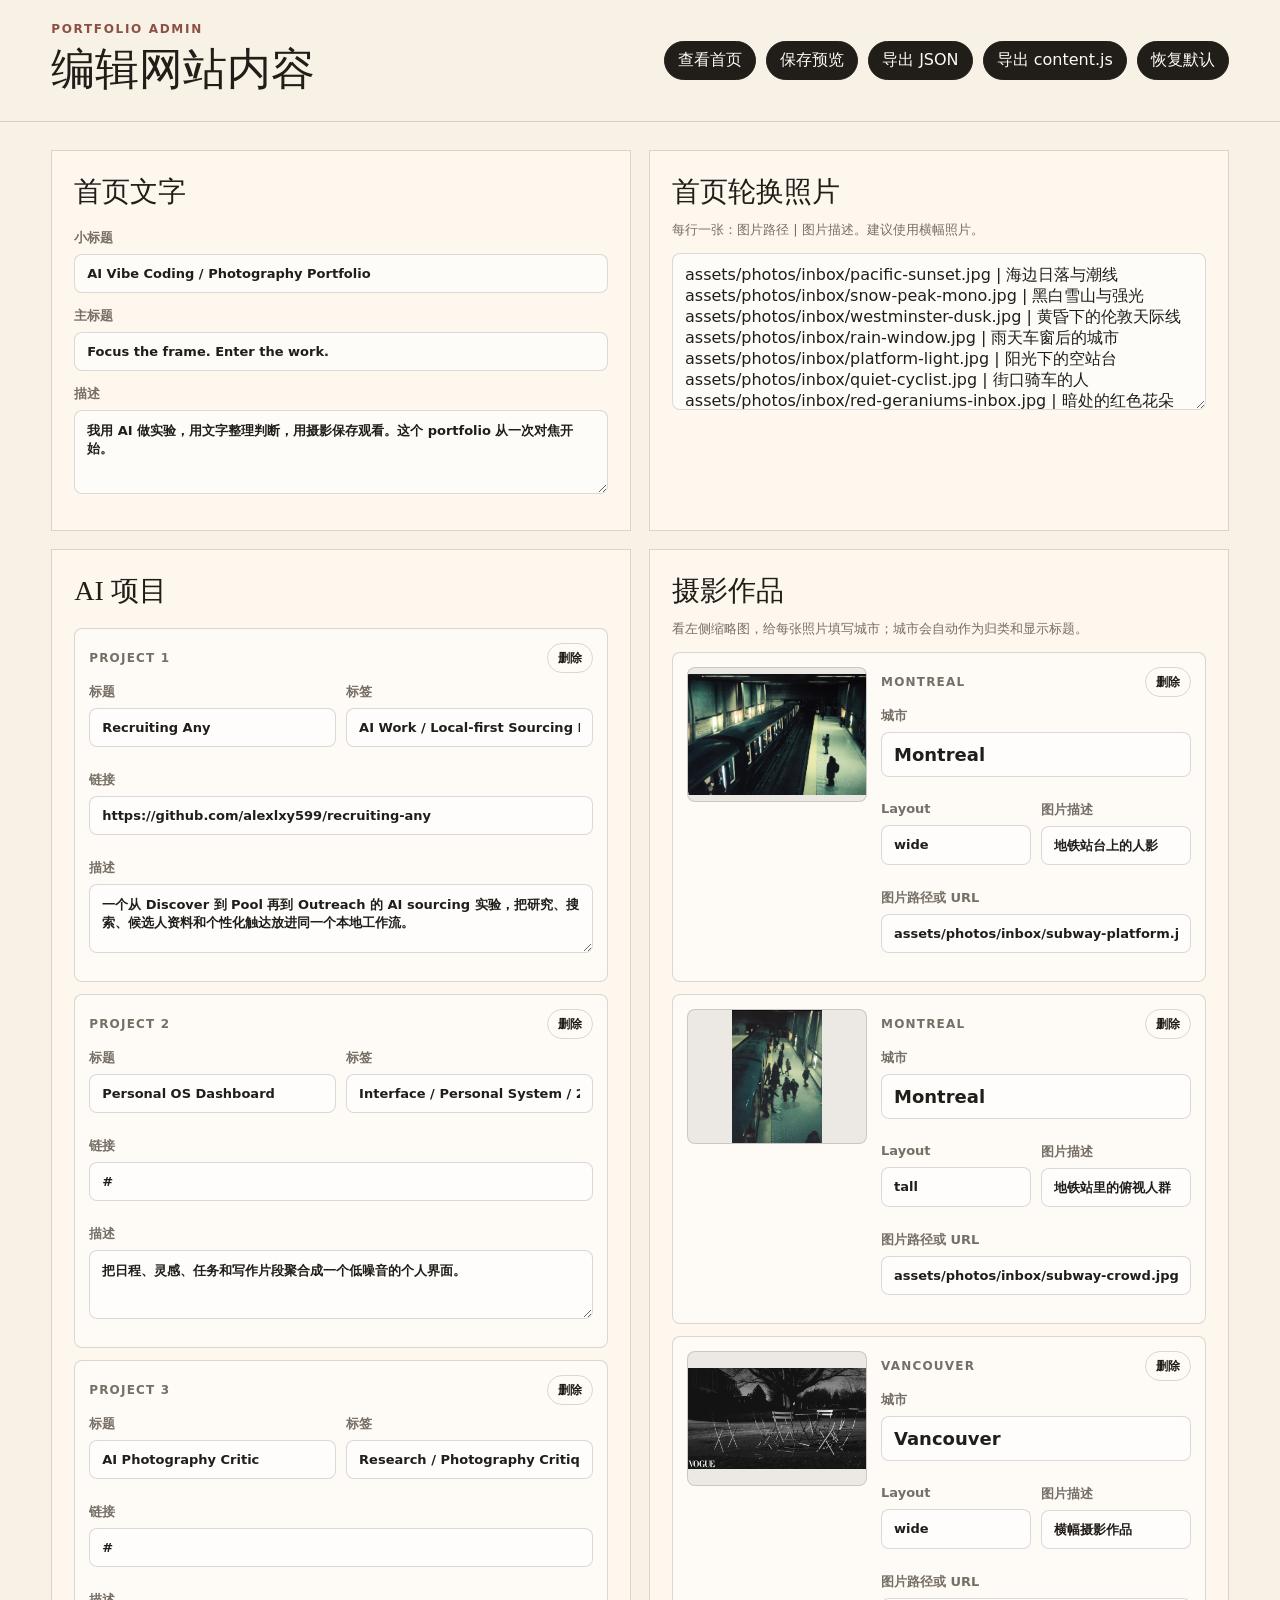
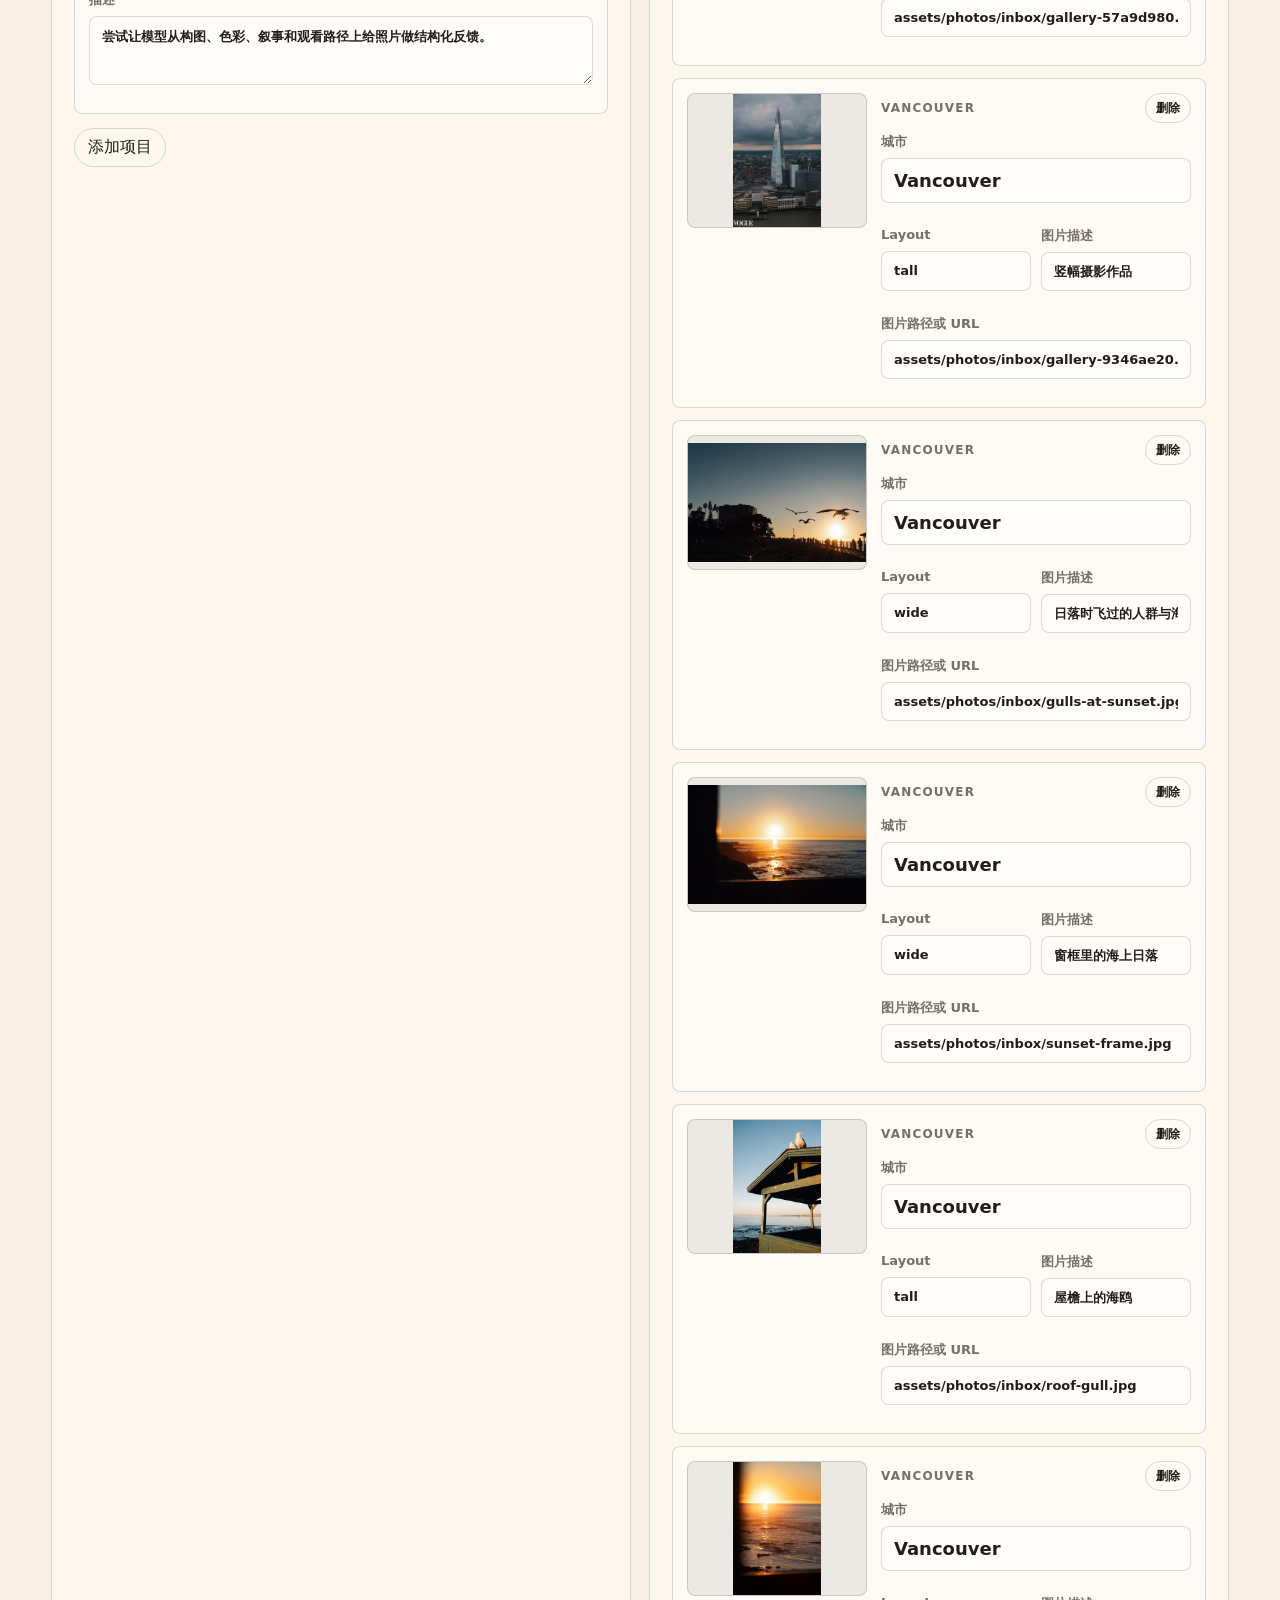
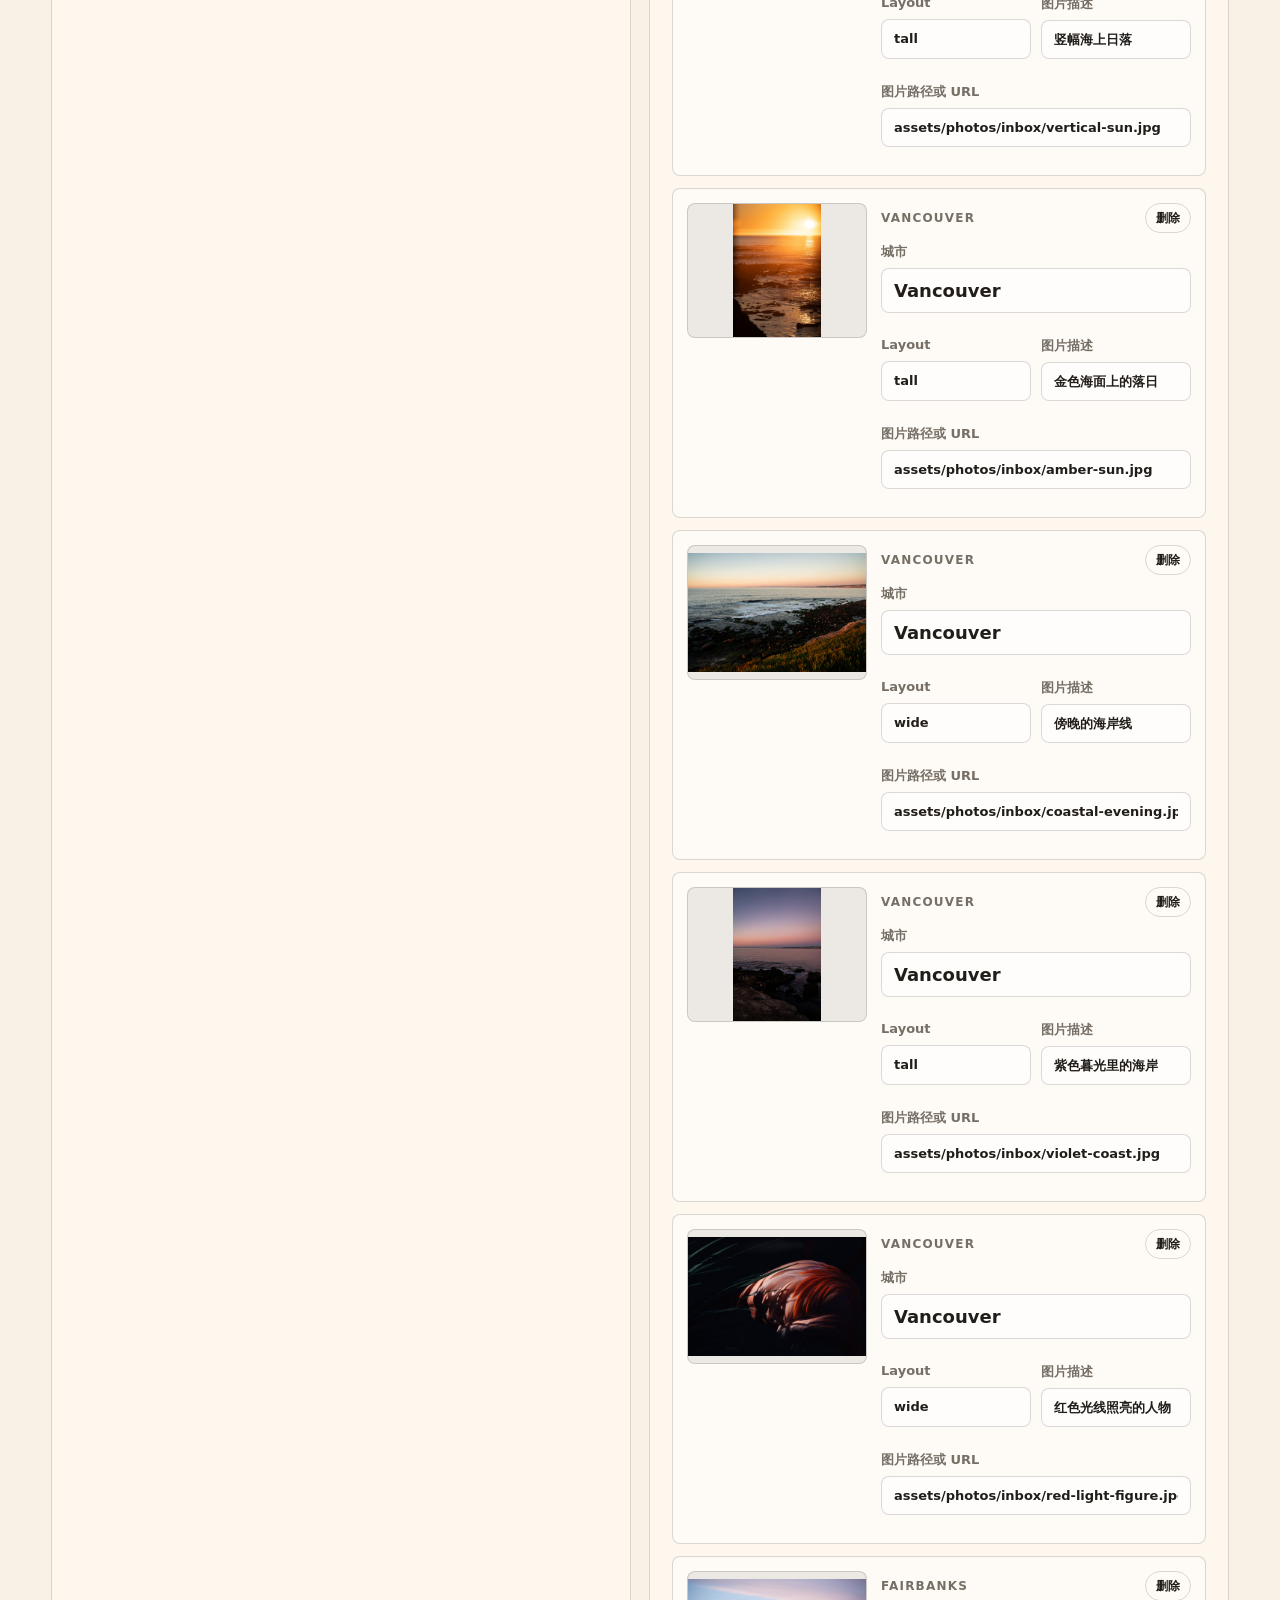
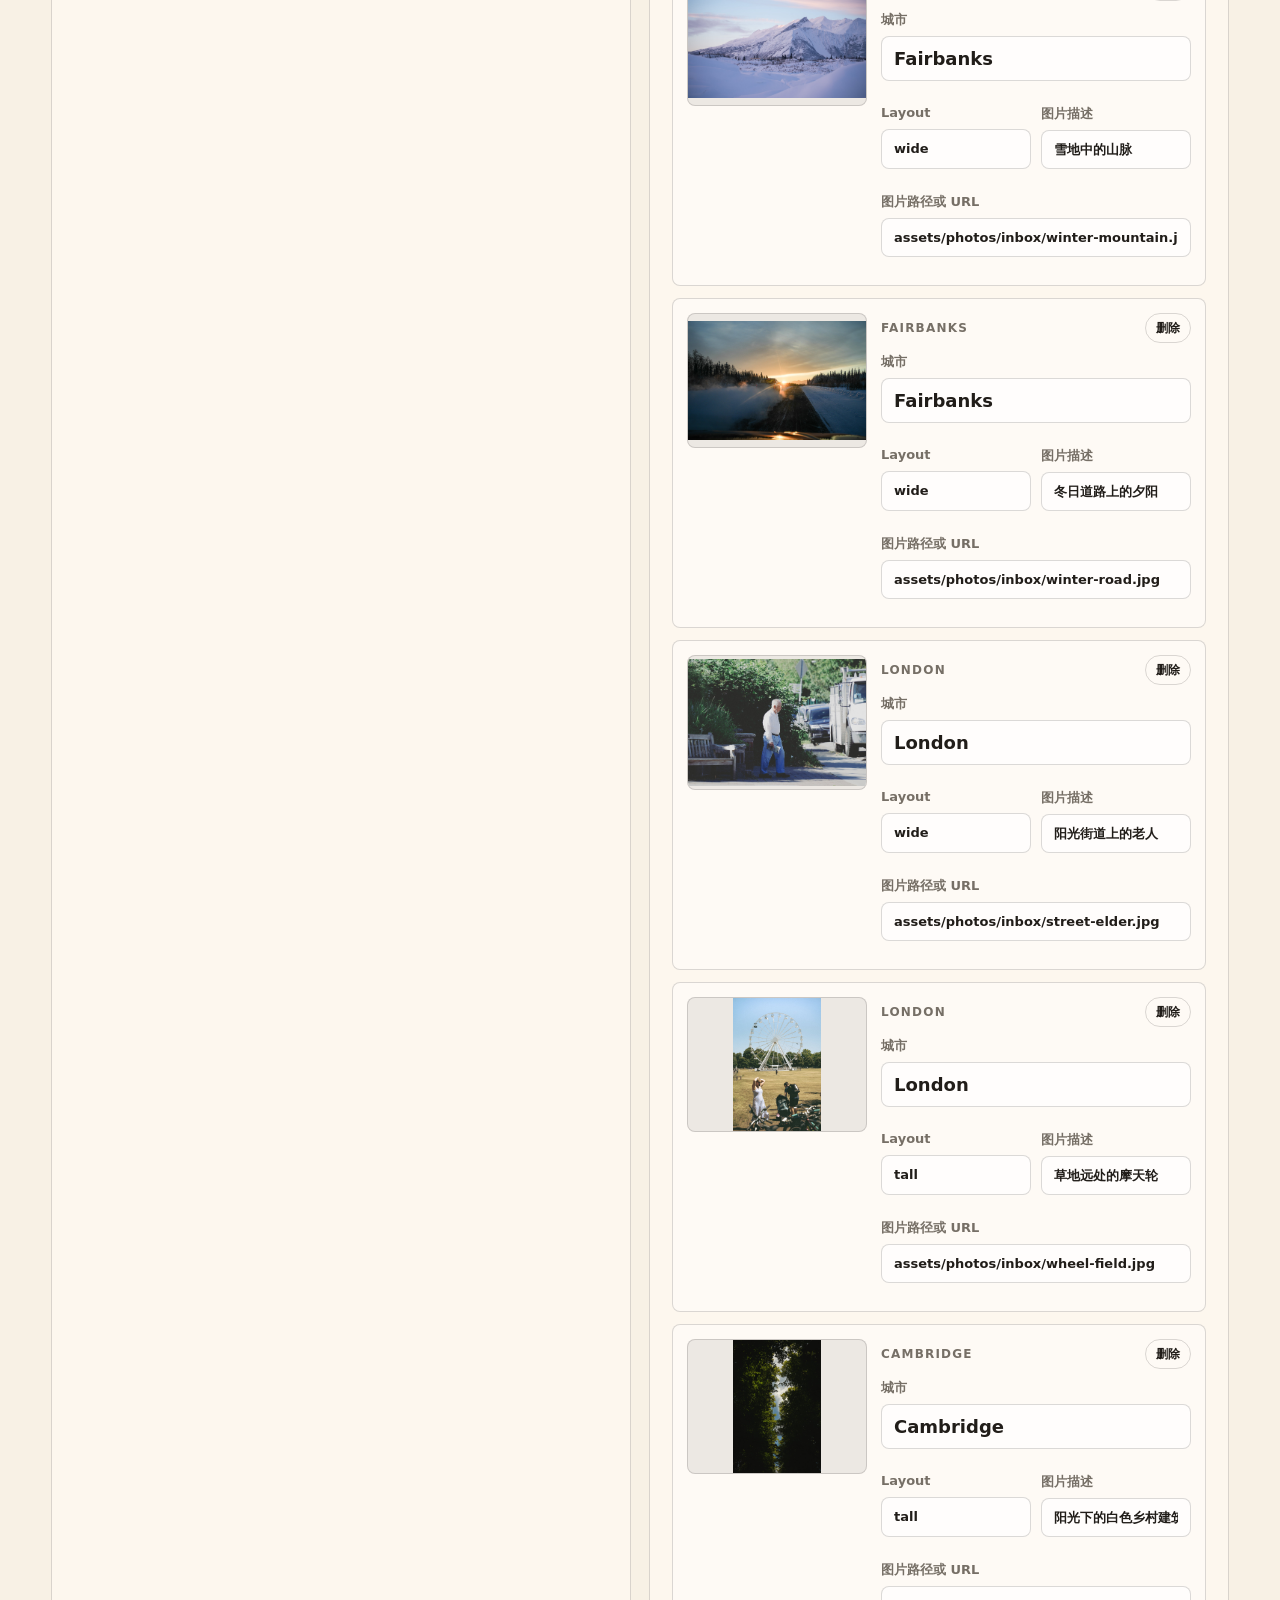
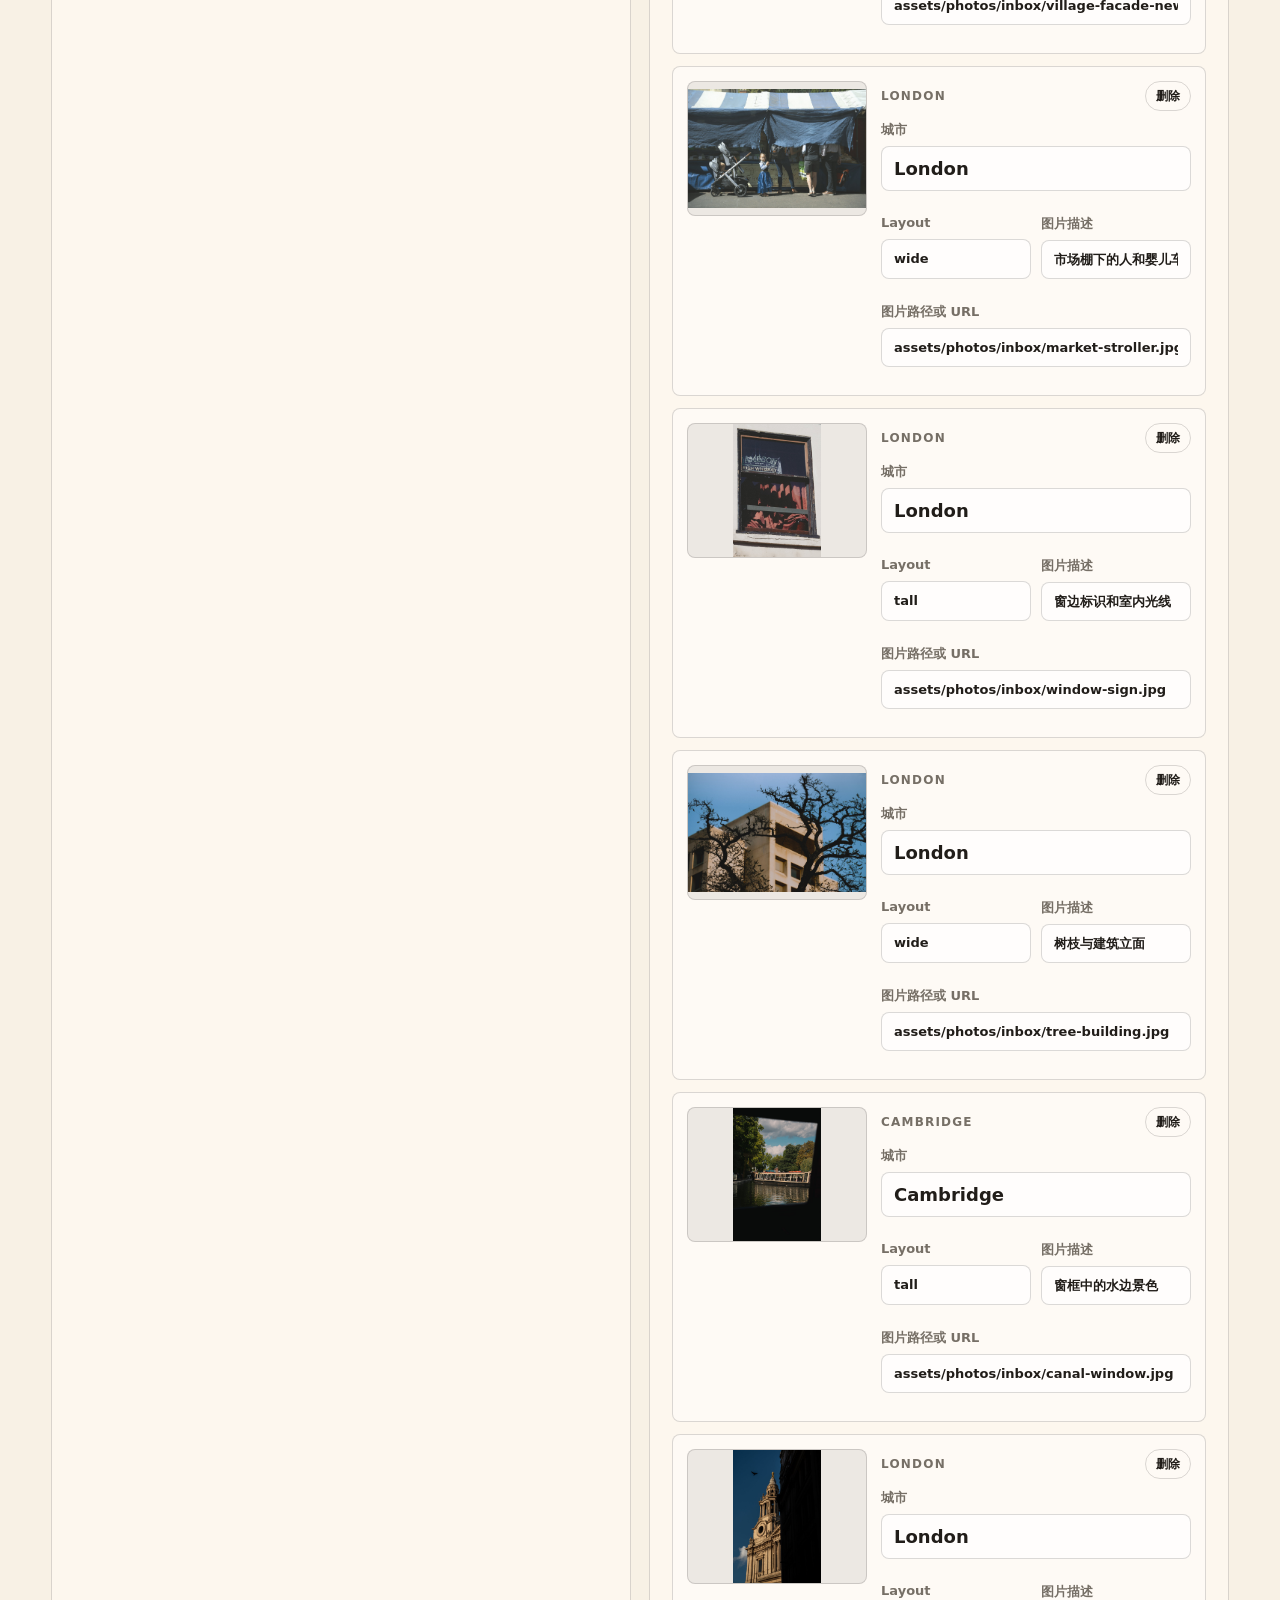
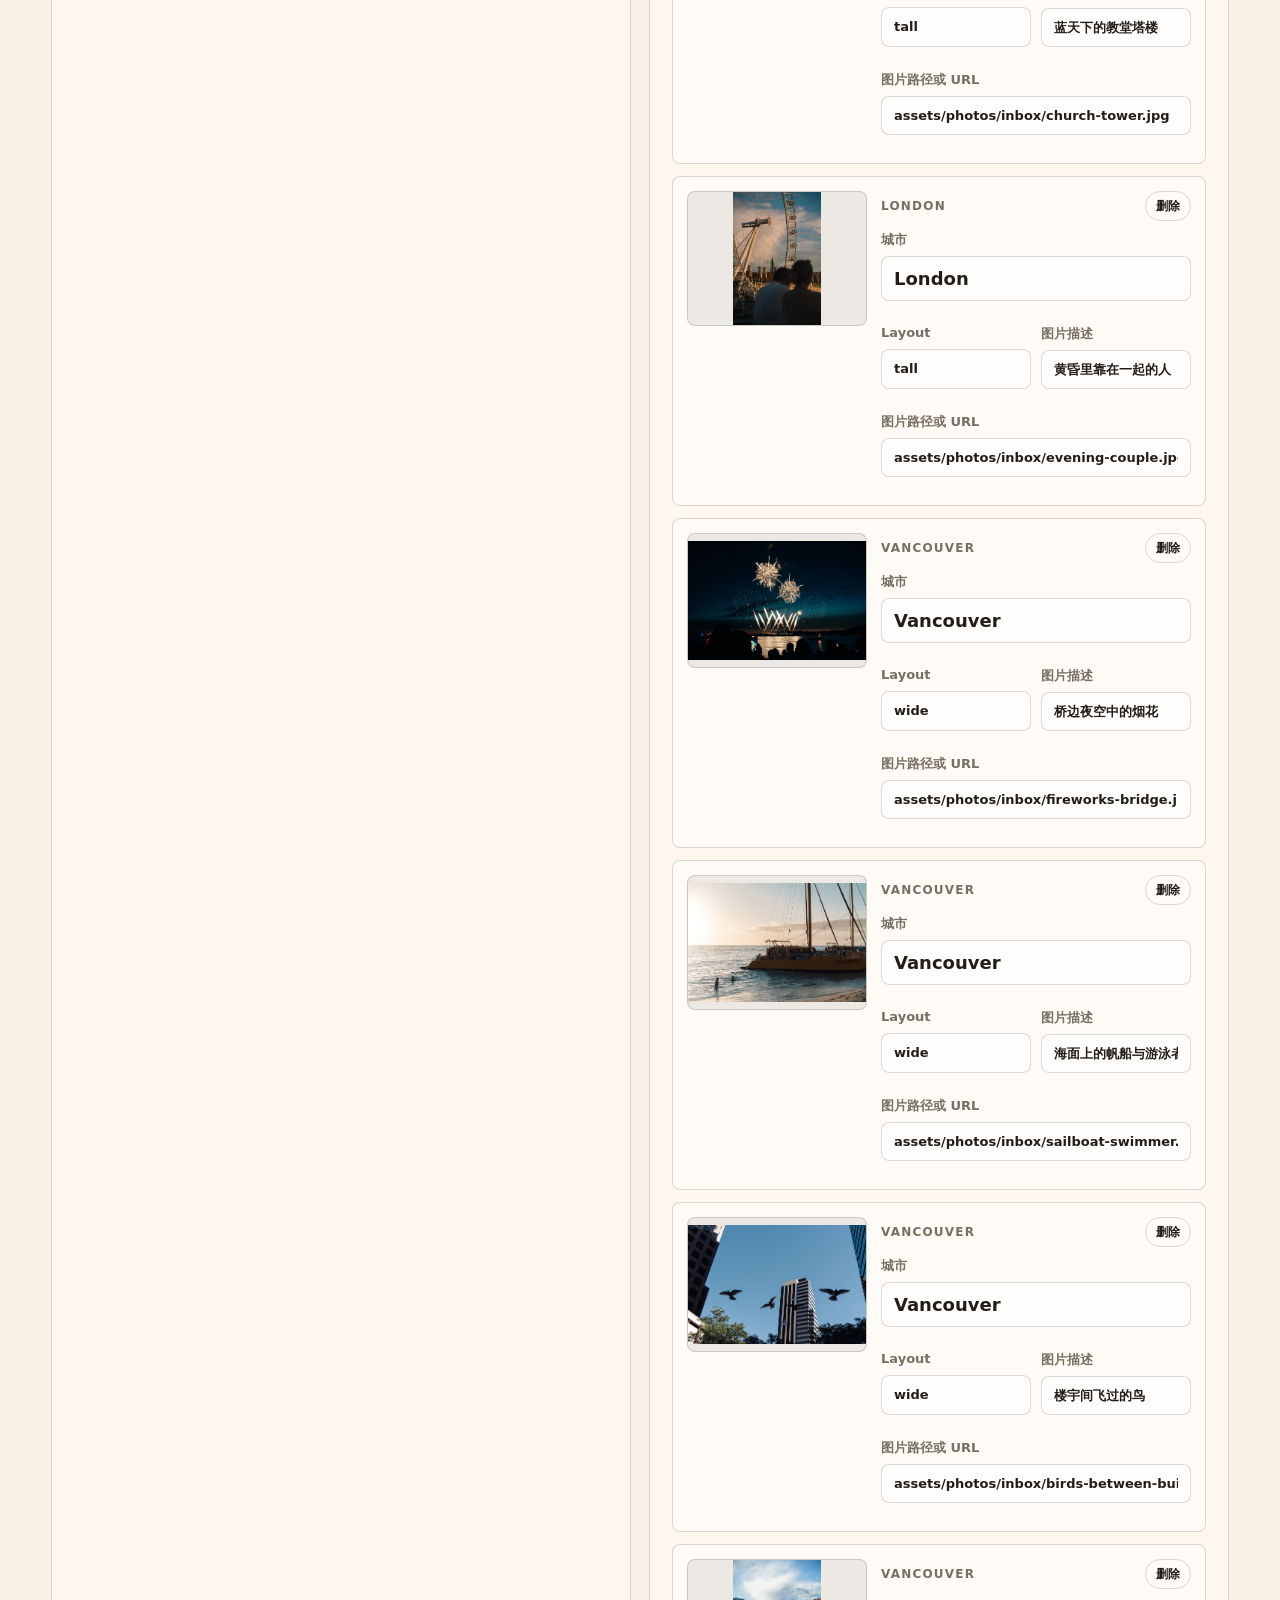
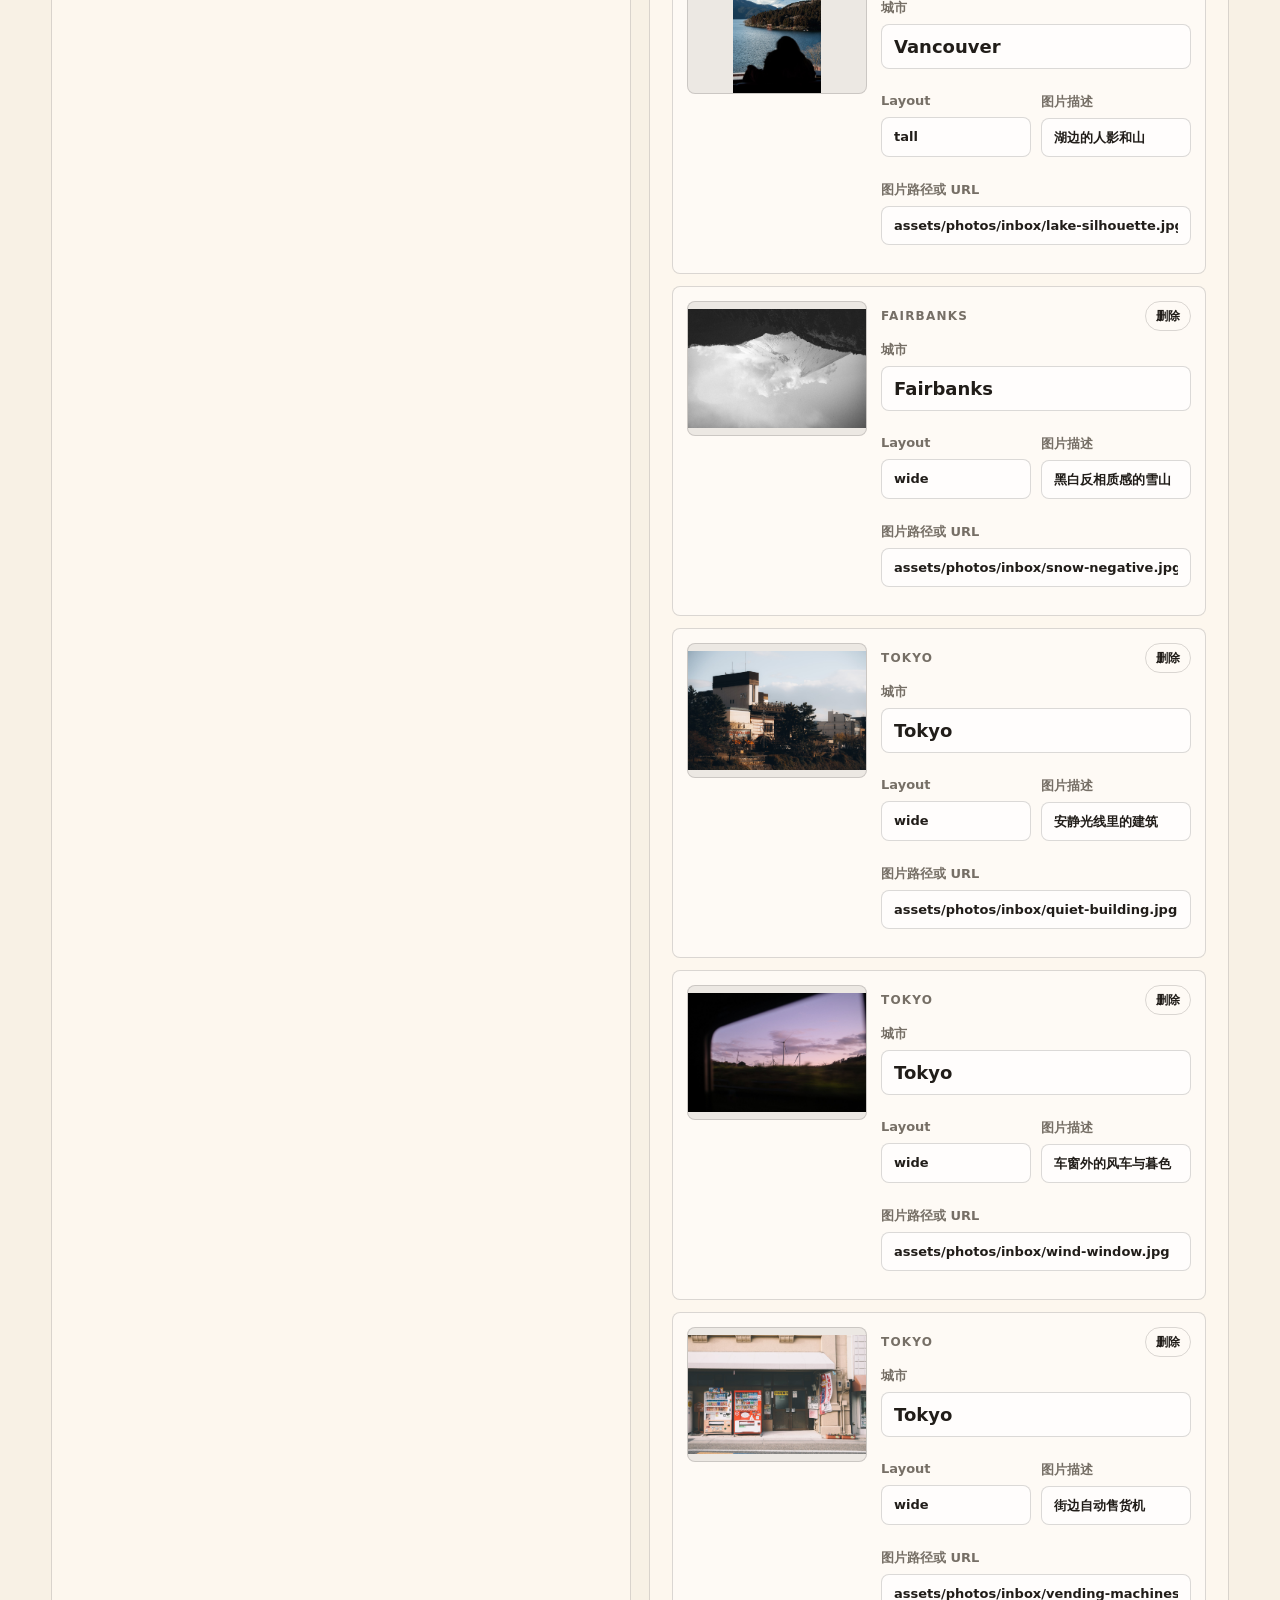
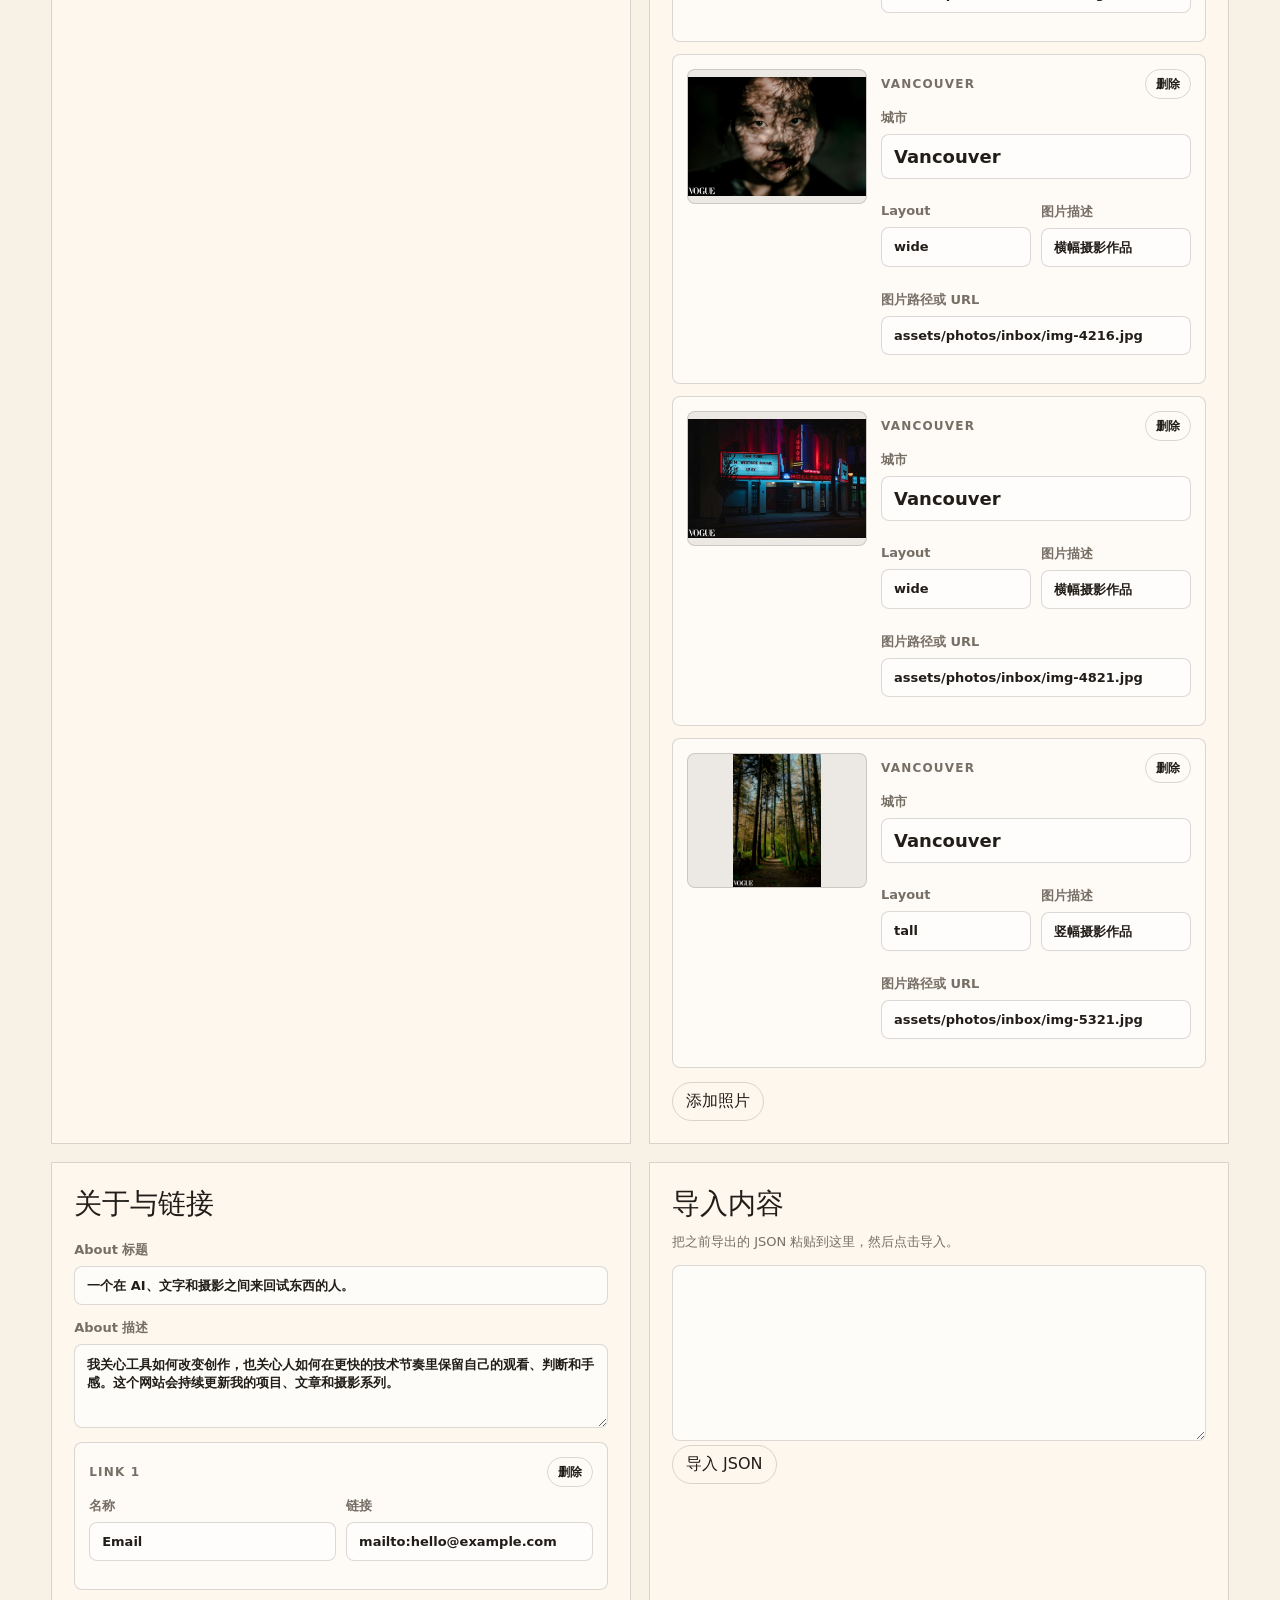
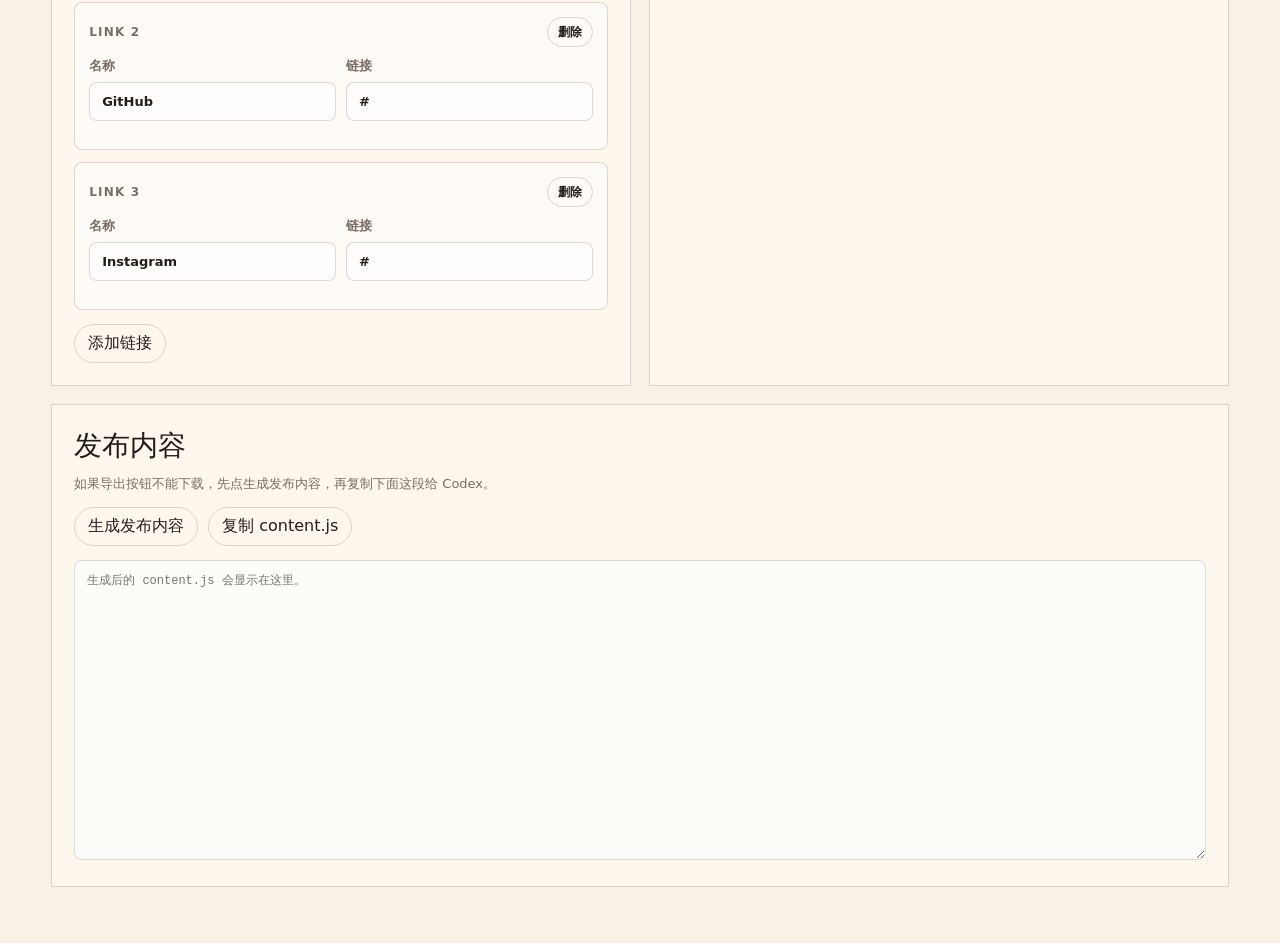
<file: admin.html>
<!doctype html>
<html lang="zh-CN">
  <head>
    <meta charset="utf-8" />
    <meta name="viewport" content="width=device-width, initial-scale=1" />
    <title>Portfolio Admin</title>
    <link rel="stylesheet" href="admin.css" />
  </head>
  <body>
    <header class="admin-header">
      <div>
        <p>Portfolio Admin</p>
        <h1>编辑网站内容</h1>
      </div>
      <nav>
        <a href="index.html">查看首页</a>
        <button type="button" id="save-button">保存预览</button>
        <button type="button" id="export-button">导出 JSON</button>
        <button type="button" id="export-js-button">导出 content.js</button>
        <button type="button" id="reset-button">恢复默认</button>
      </nav>
    </header>

    <main class="admin-layout">
      <section class="admin-panel">
        <h2>首页文字</h2>
        <label>
          小标题
          <input id="hero-kicker" type="text" />
        </label>
        <label>
          主标题
          <input id="hero-title" type="text" />
        </label>
        <label>
          描述
          <textarea id="hero-description" rows="4"></textarea>
        </label>
      </section>

      <section class="admin-panel">
        <h2>首页轮换照片</h2>
        <p class="hint">每行一张：图片路径 | 图片描述。建议使用横幅照片。</p>
        <textarea id="hero-photos" rows="7"></textarea>
      </section>

      <section class="admin-panel">
        <h2>AI 项目</h2>
        <div id="projects-editor" class="editor-list"></div>
        <button type="button" class="secondary" data-add="project">添加项目</button>
      </section>

      <section class="admin-panel">
        <h2>摄影作品</h2>
        <p class="hint">看左侧缩略图，给每张照片填写城市；城市会自动作为归类和显示标题。</p>
        <div id="photos-editor" class="editor-list"></div>
        <button type="button" class="secondary" data-add="photo">添加照片</button>
      </section>

      <section class="admin-panel">
        <h2>关于与链接</h2>
        <label>
          About 标题
          <input id="about-title" type="text" />
        </label>
        <label>
          About 描述
          <textarea id="about-description" rows="4"></textarea>
        </label>
        <div id="links-editor" class="editor-list"></div>
        <button type="button" class="secondary" data-add="link">添加链接</button>
      </section>

      <section class="admin-panel">
        <h2>导入内容</h2>
        <p class="hint">把之前导出的 JSON 粘贴到这里，然后点击导入。</p>
        <textarea id="import-json" rows="8"></textarea>
        <button type="button" class="secondary" id="import-button">导入 JSON</button>
      </section>

      <section class="admin-panel publish-panel">
        <h2>发布内容</h2>
        <p class="hint">如果导出按钮不能下载，先点生成发布内容，再复制下面这段给 Codex。</p>
        <div class="publish-actions">
          <button type="button" class="secondary" id="generate-js-button">生成发布内容</button>
          <button type="button" class="secondary" id="copy-js-button">复制 content.js</button>
        </div>
        <textarea id="publish-output" rows="12" readonly placeholder="生成后的 content.js 会显示在这里。"></textarea>
      </section>
    </main>

    <div class="toast" id="toast" hidden></div>

    <script src="content.js"></script>
    <script src="admin.js"></script>
  </body>
</html>
</file>
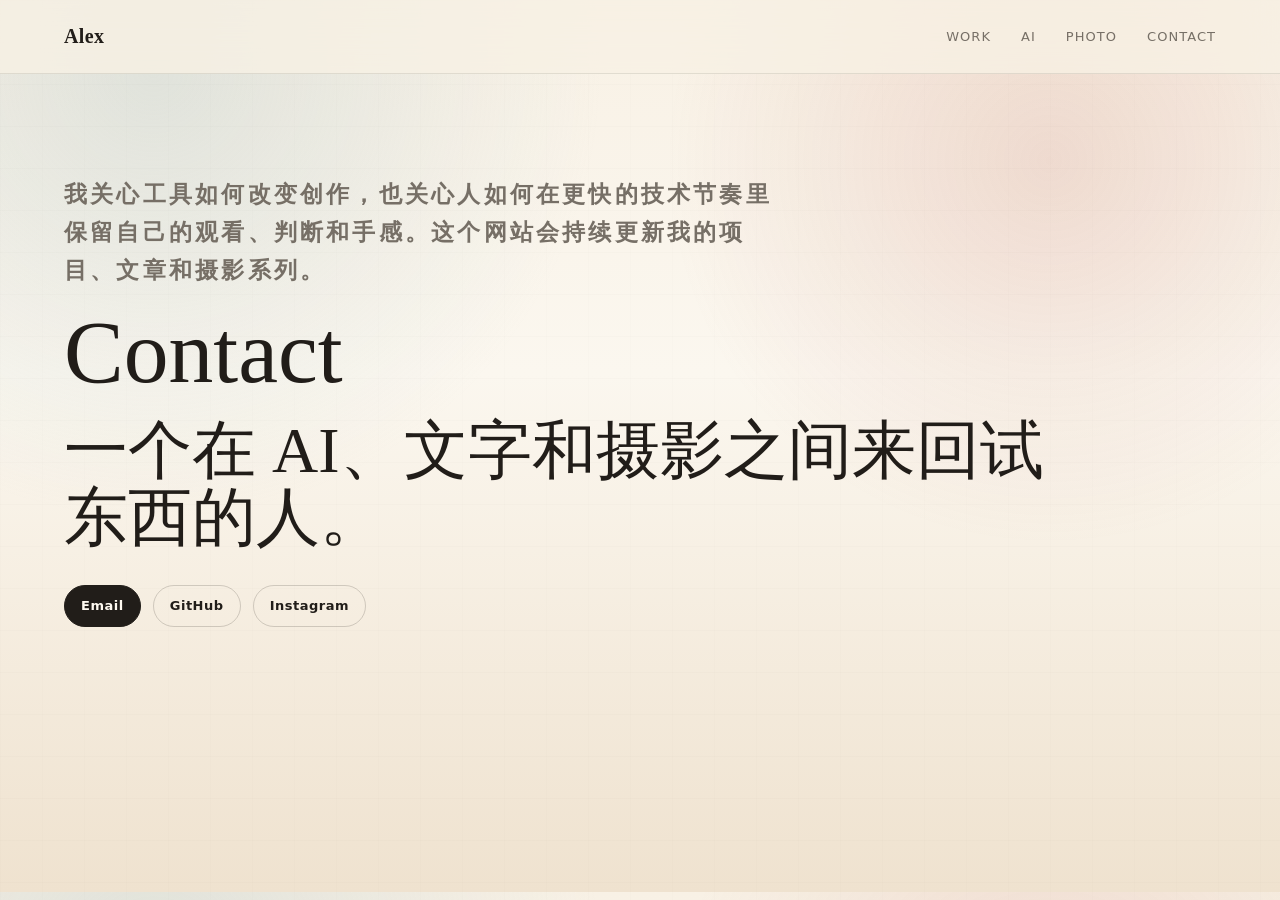
<file: contact.html>
<!doctype html>
<html lang="zh-CN">
  <head>
    <meta charset="utf-8" />
    <meta name="viewport" content="width=device-width, initial-scale=1" />
    <title>Contact | Alex Portfolio</title>
    <link rel="stylesheet" href="styles.css" />
  </head>
  <body data-page="contact">
    <header class="site-header">
      <a class="brand" href="index.html">Alex</a>
      <nav class="site-nav" aria-label="主导航">
        <a href="work.html">Work</a>
        <a href="projects.html">AI</a>
        <a href="photography.html">Photo</a>
        <a href="contact.html">Contact</a>
      </nav>
    </header>
    <main class="page-shell">
      <section class="page-hero page-about review-reveal">
        <p class="kicker">WB / Contact</p>
        <h1>Contact</h1>
        <h2></h2>
        <p></p>
        <div class="contact-links"></div>
      </section>
    </main>
    <script src="content.js"></script>
    <script src="pages.js"></script>
  </body>
</html>
</file>
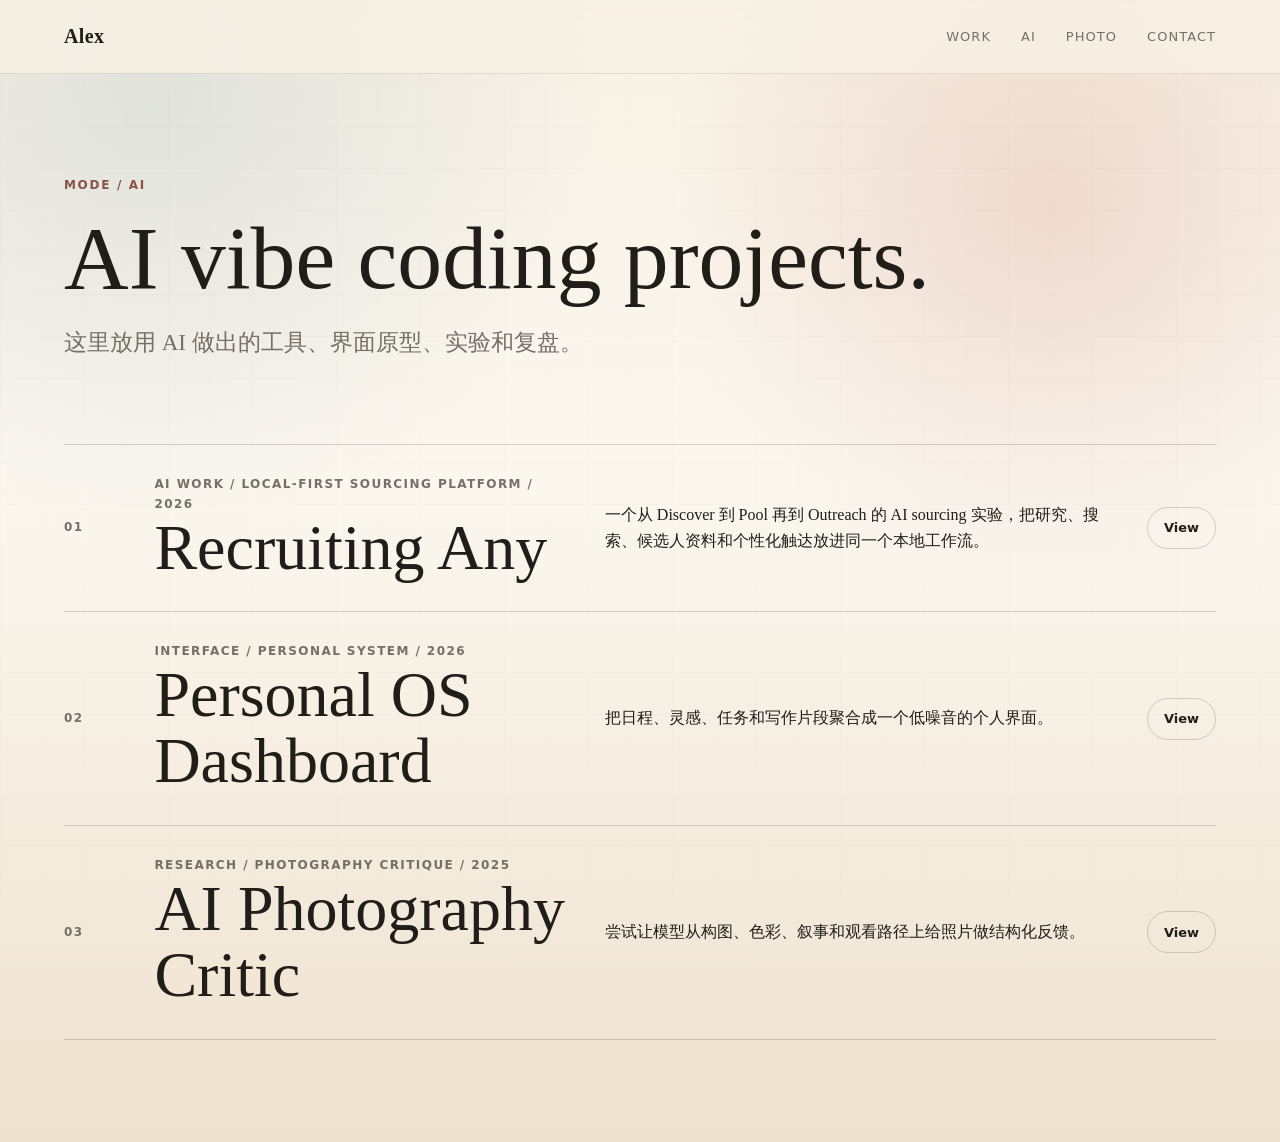
<file: projects.html>
<!doctype html>
<html lang="zh-CN">
  <head>
    <meta charset="utf-8" />
    <meta name="viewport" content="width=device-width, initial-scale=1" />
    <title>AI Projects | Alex Portfolio</title>
    <link rel="stylesheet" href="styles.css" />
  </head>
  <body data-page="projects">
    <header class="site-header">
      <a class="brand" href="index.html">Alex</a>
      <nav class="site-nav" aria-label="主导航">
        <a href="work.html">Work</a>
        <a href="projects.html">AI</a>
        <a href="photography.html">Photo</a>
        <a href="contact.html">Contact</a>
      </nav>
    </header>
    <main class="page-shell">
      <section class="page-hero review-reveal">
        <p class="kicker">Mode / AI</p>
        <h1>AI vibe coding projects.</h1>
        <p>这里放用 AI 做出的工具、界面原型、实验和复盘。</p>
      </section>
      <section class="page-list"></section>
    </main>
    <script src="content.js"></script>
    <script src="pages.js"></script>
  </body>
</html>
</file>
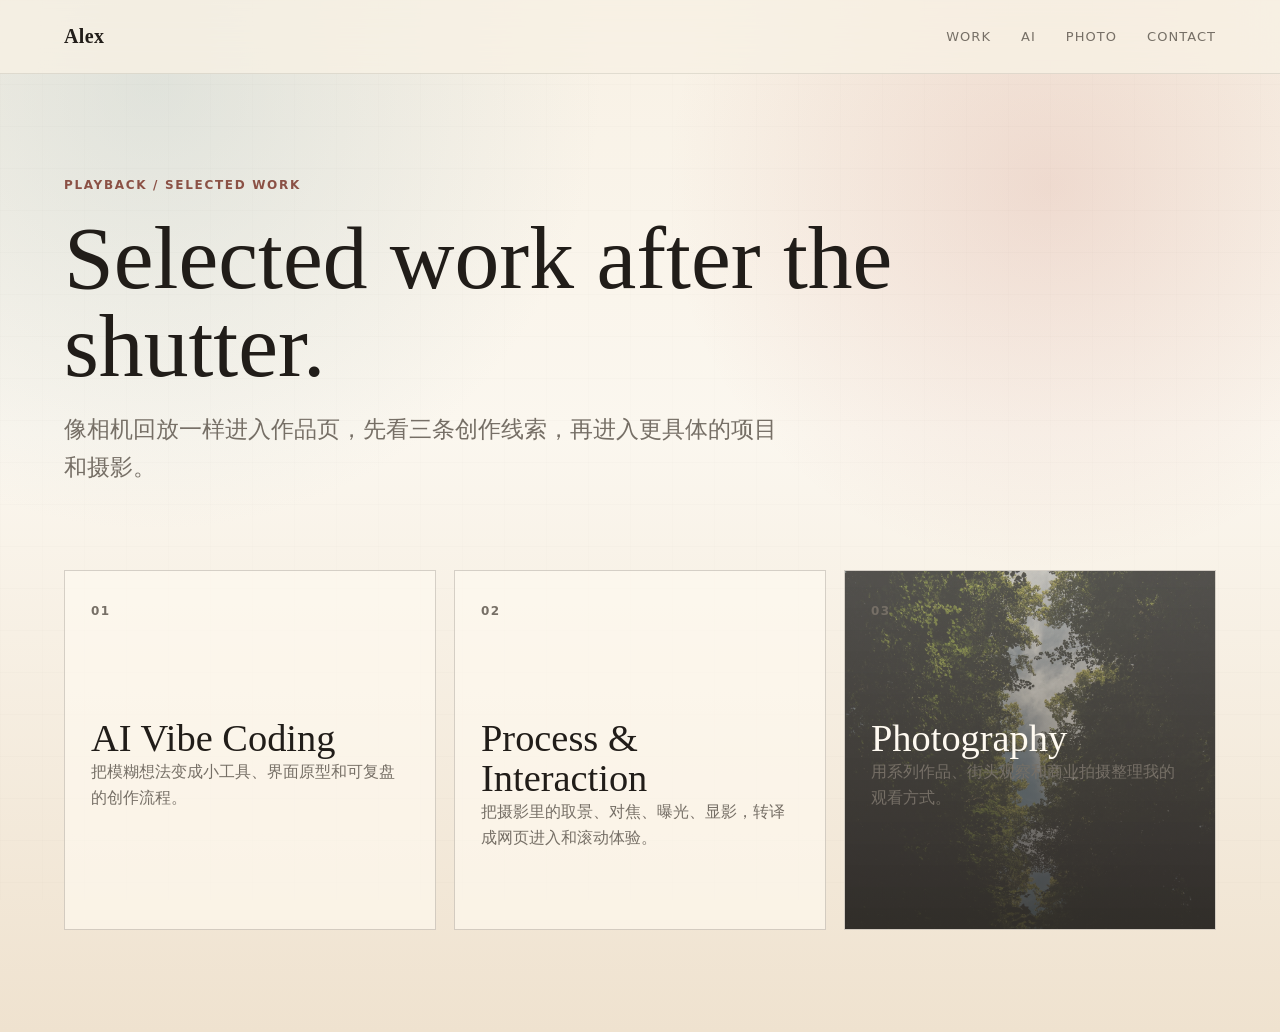
<file: work.html>
<!doctype html>
<html lang="zh-CN">
  <head>
    <meta charset="utf-8" />
    <meta name="viewport" content="width=device-width, initial-scale=1" />
    <title>Work | Alex Portfolio</title>
    <link rel="stylesheet" href="styles.css" />
  </head>
  <body data-page="work">
    <header class="site-header">
      <a class="brand" href="index.html">Alex</a>
      <nav class="site-nav" aria-label="主导航">
        <a href="work.html">Work</a>
        <a href="projects.html">AI</a>
        <a href="photography.html">Photo</a>
        <a href="contact.html">Contact</a>
      </nav>
    </header>
    <main class="page-shell">
      <section class="page-hero review-reveal">
        <p class="kicker">Playback / Selected Work</p>
        <h1>Selected work after the shutter.</h1>
        <p>像相机回放一样进入作品页，先看三条创作线索，再进入更具体的项目和摄影。</p>
      </section>
      <section class="page-grid"></section>
    </main>
    <script src="content.js"></script>
    <script src="pages.js"></script>
  </body>
</html>
</file>
<file: admin.css>
:root {
  --paper: #f8f1e5;
  --ink: #211d19;
  --muted: #766f66;
  --line: rgba(33, 29, 25, 0.16);
  --panel: #fffaf1;
}

* {
  box-sizing: border-box;
}

body {
  margin: 0;
  background: var(--paper);
  color: var(--ink);
  font-family:
    Inter, ui-sans-serif, system-ui, -apple-system, BlinkMacSystemFont, sans-serif;
}

.admin-header {
  position: sticky;
  top: 0;
  z-index: 10;
  display: flex;
  align-items: center;
  justify-content: space-between;
  gap: 24px;
  padding: 22px clamp(18px, 4vw, 56px);
  background: rgba(248, 241, 229, 0.9);
  border-bottom: 1px solid var(--line);
  backdrop-filter: blur(16px);
}

.admin-header p {
  margin: 0 0 4px;
  color: #8b5145;
  font-size: 12px;
  font-weight: 800;
  letter-spacing: 0.14em;
  text-transform: uppercase;
}

.admin-header h1 {
  margin: 0;
  font-family: Georgia, serif;
  font-size: clamp(28px, 4vw, 44px);
  font-weight: 500;
}

.admin-header nav {
  display: flex;
  flex-wrap: wrap;
  gap: 10px;
}

a,
button {
  color: inherit;
  font: inherit;
}

.admin-header a,
button {
  min-height: 38px;
  padding: 8px 13px;
  background: var(--ink);
  color: var(--panel);
  border: 1px solid var(--ink);
  border-radius: 999px;
  cursor: pointer;
  text-decoration: none;
}

button.secondary {
  color: var(--ink);
  background: transparent;
  border-color: var(--line);
}

.admin-layout {
  display: grid;
  grid-template-columns: repeat(2, minmax(0, 1fr));
  gap: 18px;
  padding: 28px clamp(18px, 4vw, 56px) 56px;
}

.admin-panel {
  padding: 22px;
  background: rgba(255, 250, 241, 0.72);
  border: 1px solid var(--line);
}

.admin-panel h2 {
  margin: 0 0 18px;
  font-family: Georgia, serif;
  font-size: 28px;
  font-weight: 500;
}

.hint {
  margin: -8px 0 14px;
  color: var(--muted);
  font-size: 13px;
}

label {
  display: grid;
  gap: 7px;
  margin-bottom: 14px;
  color: var(--muted);
  font-size: 13px;
  font-weight: 700;
}

input,
textarea,
select {
  width: 100%;
  padding: 11px 12px;
  color: var(--ink);
  background: rgba(255, 255, 255, 0.66);
  border: 1px solid var(--line);
  border-radius: 8px;
  font: inherit;
}

textarea {
  resize: vertical;
}

.editor-list {
  display: grid;
  gap: 12px;
  margin-bottom: 14px;
}

.editor-item {
  display: grid;
  gap: 10px;
  padding: 14px;
  background: rgba(255, 255, 255, 0.42);
  border: 1px solid var(--line);
  border-radius: 8px;
}

.photo-editor-item {
  grid-template-columns: minmax(120px, 180px) minmax(0, 1fr);
  gap: 14px;
  align-items: start;
}

.photo-editor-preview {
  position: sticky;
  top: 110px;
  overflow: hidden;
  aspect-ratio: 4 / 3;
  margin: 0;
  background: rgba(33, 29, 25, 0.08);
  border: 1px solid var(--line);
  border-radius: 8px;
}

.photo-editor-preview img {
  display: block;
  width: 100%;
  height: 100%;
  object-fit: contain;
}

.photo-editor-fields {
  display: grid;
  gap: 10px;
}

.city-field input {
  font-size: 18px;
  font-weight: 700;
}

.compact-fields {
  grid-template-columns: minmax(110px, 0.38fr) minmax(0, 1fr);
}

.editor-item-header {
  display: flex;
  align-items: center;
  justify-content: space-between;
  gap: 10px;
  color: var(--muted);
  font-size: 12px;
  font-weight: 800;
  letter-spacing: 0.1em;
  text-transform: uppercase;
}

.editor-item-header button {
  min-height: 30px;
  padding: 5px 10px;
  color: var(--ink);
  background: transparent;
  border-color: var(--line);
}

.field-grid {
  display: grid;
  grid-template-columns: repeat(2, minmax(0, 1fr));
  gap: 10px;
}

.publish-panel {
  grid-column: 1 / -1;
}

.publish-actions {
  display: flex;
  flex-wrap: wrap;
  gap: 10px;
  margin-bottom: 14px;
}

#publish-output {
  min-height: 300px;
  font-family:
    SFMono-Regular, Consolas, "Liberation Mono", Menlo, monospace;
  font-size: 12px;
  line-height: 1.55;
  white-space: pre;
}

.toast {
  position: fixed;
  right: 18px;
  bottom: 18px;
  padding: 12px 14px;
  color: var(--panel);
  background: var(--ink);
  border-radius: 8px;
}

@media (max-width: 900px) {
  .admin-header,
  .admin-layout,
  .field-grid,
  .photo-editor-item {
    grid-template-columns: 1fr;
  }

  .admin-header {
    align-items: flex-start;
    flex-direction: column;
  }

  .photo-editor-preview {
    position: static;
    max-width: 220px;
  }
}
</file>
<file: styles.css>
:root {
  color-scheme: light;
  --paper: #f8f1e5;
  --paper-deep: #efe2cf;
  --ink: #211d19;
  --muted: #766f66;
  --line: rgba(33, 29, 25, 0.18);
  --wash-blue: #b8c9c8;
  --wash-green: #9ea98b;
  --wash-red: #bd6658;
  --wash-gold: #d4b06f;
  --white: #fffaf1;
  --shadow: 0 22px 70px rgba(66, 52, 35, 0.16);
}

* {
  box-sizing: border-box;
}

html {
  scroll-behavior: smooth;
}

body {
  margin: 0;
  overflow-x: hidden;
  background:
    radial-gradient(circle at 12% 8%, rgba(184, 201, 200, 0.38), transparent 28rem),
    radial-gradient(circle at 82% 18%, rgba(189, 102, 88, 0.18), transparent 24rem),
    linear-gradient(180deg, var(--paper), #fbf7ef 42%, var(--paper-deep));
  color: var(--ink);
  font-family:
    ui-serif, "Iowan Old Style", "Palatino Linotype", Palatino, Georgia, serif;
  line-height: 1.65;
}

body::before {
  position: fixed;
  inset: 0;
  z-index: -1;
  pointer-events: none;
  content: "";
  opacity: 0.38;
  background-image:
    linear-gradient(rgba(33, 29, 25, 0.03) 1px, transparent 1px),
    linear-gradient(90deg, rgba(33, 29, 25, 0.025) 1px, transparent 1px);
  background-size: 42px 42px, 42px 42px;
}

img {
  display: block;
  max-width: 100%;
}

a {
  color: inherit;
  text-decoration: none;
}

button {
  font: inherit;
}

.site-header {
  position: sticky;
  top: 0;
  z-index: 20;
  display: flex;
  align-items: center;
  justify-content: space-between;
  gap: 24px;
  padding: 20px clamp(20px, 5vw, 72px);
  background: rgba(248, 241, 229, 0.78);
  border-bottom: 1px solid rgba(33, 29, 25, 0.1);
  backdrop-filter: blur(18px);
}

.brand {
  font-size: 20px;
  font-weight: 700;
  letter-spacing: 0.02em;
}

.site-nav {
  display: flex;
  flex-wrap: wrap;
  gap: clamp(14px, 2.5vw, 30px);
  color: var(--muted);
  font-family:
    Inter, ui-sans-serif, system-ui, -apple-system, BlinkMacSystemFont, sans-serif;
  font-size: 13px;
  letter-spacing: 0.08em;
  text-transform: uppercase;
}

.site-nav a:hover,
.site-footer a:hover {
  color: #7a3e36;
}

.camera-hero {
  --focus-x: 50%;
  --focus-y: 47%;
  position: relative;
  min-height: calc(100vh - 82px);
  overflow: hidden;
  isolation: isolate;
  color: var(--white);
  background: #15110f;
}

.viewfinder-image {
  position: absolute;
  inset: 0;
  z-index: -5;
  width: 100%;
  height: 100%;
  object-fit: cover;
  filter: saturate(0.74) contrast(0.92) brightness(0.78);
  transform: scale(1.05);
  transform-origin: var(--focus-x) var(--focus-y);
  transition:
    opacity 520ms ease,
    filter 420ms ease,
    transform 800ms cubic-bezier(0.2, 0.8, 0.2, 1);
}

.viewfinder-image.is-changing {
  opacity: 0.28;
}

.binary-layer {
  position: absolute;
  inset: 0;
  z-index: -4;
  width: 100%;
  height: 100%;
  opacity: 0.9;
  mix-blend-mode: screen;
  pointer-events: none;
  -webkit-mask-image: radial-gradient(
    ellipse clamp(62px, 7vw, 96px) clamp(42px, 4.8vw, 64px) at var(--focus-x) var(--focus-y),
    #000 0 64%,
    rgba(0, 0, 0, 0.58) 78%,
    transparent 100%
  );
  mask-image: radial-gradient(
    ellipse clamp(62px, 7vw, 96px) clamp(42px, 4.8vw, 64px) at var(--focus-x) var(--focus-y),
    #000 0 64%,
    rgba(0, 0, 0, 0.58) 78%,
    transparent 100%
  );
  transition: opacity 260ms ease;
}

.camera-hero:not(.is-focused):not(:hover) .binary-layer {
  opacity: 0.52;
}

.camera-hero.is-focused .viewfinder-image,
.camera-hero:hover .viewfinder-image {
  filter: saturate(0.92) contrast(0.98) brightness(0.9);
  transform: scale(1.015);
}

.viewfinder-vignette {
  position: absolute;
  inset: 0;
  z-index: -3;
  background:
    radial-gradient(circle at var(--focus-x) var(--focus-y), transparent 0 20%, rgba(10, 8, 6, 0.2) 42%, rgba(10, 8, 6, 0.82) 100%),
    linear-gradient(180deg, rgba(10, 8, 6, 0.24), rgba(10, 8, 6, 0.58));
}

.viewfinder-grid {
  position: absolute;
  inset: clamp(24px, 4vw, 56px);
  z-index: -2;
  border: 1px solid rgba(255, 250, 241, 0.28);
  opacity: 0.82;
  background:
    linear-gradient(90deg, transparent calc(33.333% - 1px), rgba(255, 250, 241, 0.22) calc(33.333% - 1px), rgba(255, 250, 241, 0.22) calc(33.333% + 1px), transparent calc(33.333% + 1px)),
    linear-gradient(90deg, transparent calc(66.666% - 1px), rgba(255, 250, 241, 0.22) calc(66.666% - 1px), rgba(255, 250, 241, 0.22) calc(66.666% + 1px), transparent calc(66.666% + 1px)),
    linear-gradient(0deg, transparent calc(33.333% - 1px), rgba(255, 250, 241, 0.22) calc(33.333% - 1px), rgba(255, 250, 241, 0.22) calc(33.333% + 1px), transparent calc(33.333% + 1px)),
    linear-gradient(0deg, transparent calc(66.666% - 1px), rgba(255, 250, 241, 0.22) calc(66.666% - 1px), rgba(255, 250, 241, 0.22) calc(66.666% + 1px), transparent calc(66.666% + 1px));
}

.viewfinder-grid::after {
  position: absolute;
  inset: 0;
  content: "";
  opacity: 0.18;
  background-image: linear-gradient(rgba(255, 250, 241, 0.8) 1px, transparent 1px);
  background-size: 100% 10px;
  mix-blend-mode: screen;
}

.focus-reticle {
  position: absolute;
  left: var(--focus-x);
  top: var(--focus-y);
  width: clamp(150px, 18vw, 260px);
  height: clamp(96px, 12vw, 170px);
  z-index: 2;
  pointer-events: none;
  border: 2px solid rgba(191, 237, 204, 0.86);
  transform: translate(-50%, -50%);
  box-shadow:
    0 0 0 1px rgba(12, 19, 14, 0.42),
    0 0 42px rgba(191, 237, 204, 0.28),
    inset 0 0 42px rgba(8, 18, 12, 0.24);
  transition:
    left 72ms linear,
    top 72ms linear,
    width 180ms ease,
    height 180ms ease,
    border-color 120ms ease;
}

.camera-hero.is-focused .focus-reticle,
.camera-hero:hover .focus-reticle {
  width: clamp(118px, 13vw, 190px);
  height: clamp(76px, 9vw, 126px);
  border-color: rgba(169, 255, 190, 0.98);
}

.focus-reticle::before,
.focus-reticle::after {
  position: absolute;
  z-index: 2;
  content: "";
  background: rgba(191, 237, 204, 0.82);
}

.focus-reticle::before {
  left: 50%;
  top: -18px;
  width: 1px;
  height: calc(100% + 36px);
}

.focus-reticle::after {
  top: 50%;
  left: -18px;
  width: calc(100% + 36px);
  height: 1px;
}

.focus-reticle span {
  position: absolute;
  z-index: 3;
  width: 18px;
  height: 18px;
  border-color: rgba(191, 237, 204, 0.98);
}

.focus-reticle span:nth-child(1) {
  top: -8px;
  left: -8px;
  border-top: 3px solid;
  border-left: 3px solid;
}

.focus-reticle span:nth-child(2) {
  top: -8px;
  right: -8px;
  border-top: 3px solid;
  border-right: 3px solid;
}

.focus-reticle span:nth-child(3) {
  right: -8px;
  bottom: -8px;
  border-right: 3px solid;
  border-bottom: 3px solid;
}

.focus-reticle span:nth-child(4) {
  bottom: -8px;
  left: -8px;
  border-bottom: 3px solid;
  border-left: 3px solid;
}

.camera-topbar,
.camera-bottombar,
.meter-stack,
.exposure-ruler {
  font-family:
    Inter, ui-sans-serif, system-ui, -apple-system, BlinkMacSystemFont, sans-serif;
}

.camera-topbar,
.camera-bottombar {
  position: absolute;
  right: clamp(18px, 4vw, 56px);
  left: clamp(18px, 4vw, 56px);
  display: flex;
  align-items: center;
  justify-content: space-between;
  gap: 12px;
  color: rgba(255, 250, 241, 0.82);
  font-size: clamp(11px, 1.2vw, 14px);
  font-weight: 750;
  letter-spacing: 0.12em;
  text-transform: uppercase;
}

.camera-topbar {
  top: clamp(22px, 4vw, 54px);
}

.camera-bottombar {
  bottom: clamp(20px, 4vw, 46px);
  justify-content: center;
}

.camera-bottombar span,
.camera-topbar span,
.meter-stack a {
  background: rgba(15, 12, 10, 0.44);
  border: 1px solid rgba(255, 250, 241, 0.18);
  backdrop-filter: blur(12px);
}

.camera-topbar span,
.camera-bottombar span {
  padding: 8px 10px;
}

.meter-stack {
  position: absolute;
  top: clamp(104px, 15vw, 172px);
  right: clamp(18px, 4vw, 56px);
  display: grid;
  gap: 10px;
}

.meter-stack a {
  display: grid;
  width: clamp(94px, 10vw, 132px);
  min-height: 74px;
  align-content: center;
  gap: 4px;
  padding: 12px 14px;
  color: var(--white);
  transition:
    transform 180ms ease,
    border-color 180ms ease,
    background 180ms ease;
}

.meter-stack a:hover {
  transform: translateX(-6px);
  background: rgba(255, 250, 241, 0.16);
  border-color: rgba(169, 255, 190, 0.72);
}

.meter-stack span {
  color: rgba(255, 250, 241, 0.62);
  font-size: 11px;
  letter-spacing: 0.18em;
}

.meter-stack strong {
  font-size: 18px;
  letter-spacing: 0.05em;
}

.exposure-ruler {
  position: absolute;
  bottom: clamp(76px, 9vw, 112px);
  left: 50%;
  display: flex;
  align-items: center;
  gap: clamp(10px, 1.4vw, 18px);
  color: rgba(255, 250, 241, 0.72);
  font-size: 12px;
  font-weight: 700;
  letter-spacing: 0.08em;
  transform: translateX(-50%);
}

.exposure-ruler i {
  display: block;
  width: 1px;
  height: 18px;
  background: rgba(255, 250, 241, 0.58);
}

.exposure-ruler::after {
  position: absolute;
  left: 50%;
  top: -12px;
  width: 18px;
  height: 18px;
  content: "";
  border: solid rgba(169, 255, 190, 0.95);
  border-width: 2px 2px 0 0;
  transform: translateX(-50%) rotate(-45deg);
}

.hero-title {
  position: absolute;
  left: clamp(22px, 6vw, 88px);
  bottom: clamp(128px, 14vw, 190px);
  max-width: min(650px, calc(100vw - 220px));
  text-shadow: 0 12px 42px rgba(0, 0, 0, 0.4);
}

.hero-title h1 {
  max-width: 680px;
  margin-bottom: 20px;
  font-size: clamp(44px, 7.2vw, 96px);
}

.hero-title p:not(.kicker) {
  max-width: 590px;
  margin-bottom: 0;
  color: rgba(255, 250, 241, 0.78);
  font-size: clamp(17px, 2vw, 22px);
}

.shutter-button {
  position: absolute;
  right: clamp(22px, 6vw, 86px);
  bottom: clamp(128px, 14vw, 184px);
  display: grid;
  width: clamp(82px, 9vw, 116px);
  height: clamp(82px, 9vw, 116px);
  place-items: center;
  color: var(--white);
  background:
    radial-gradient(circle, rgba(255, 250, 241, 0.2), rgba(255, 250, 241, 0.04) 48%, rgba(15, 12, 10, 0.6) 50%),
    rgba(15, 12, 10, 0.5);
  border: 1px solid rgba(255, 250, 241, 0.5);
  border-radius: 50%;
  box-shadow:
    inset 0 0 0 10px rgba(255, 250, 241, 0.08),
    0 22px 60px rgba(0, 0, 0, 0.35);
  font-family:
    Inter, ui-sans-serif, system-ui, -apple-system, BlinkMacSystemFont, sans-serif;
  font-size: 12px;
  font-weight: 800;
  letter-spacing: 0.12em;
  transition:
    transform 180ms ease,
    border-color 180ms ease;
}

.shutter-button:hover {
  transform: scale(1.06);
  border-color: rgba(169, 255, 190, 0.92);
}

.shutter-transition {
  position: fixed;
  inset: 0;
  z-index: 100;
  pointer-events: none;
  overflow: hidden;
  background: transparent;
}

.shutter-transition::before,
.shutter-transition::after {
  position: absolute;
  left: 0;
  width: 100%;
  height: 50%;
  content: "";
  background: #050403;
  transform: scaleY(0);
  transition: transform 320ms cubic-bezier(0.7, 0, 0.2, 1);
  will-change: transform;
}

.shutter-transition::before {
  top: 0;
  transform-origin: top center;
}

.shutter-transition::after {
  bottom: 0;
  transform-origin: bottom center;
}

.shutter-transition.is-firing::before,
.shutter-transition.is-firing::after {
  transform: scaleY(1);
}

.kicker {
  margin: 0 0 18px;
  color: #8b5145;
  font-family:
    Inter, ui-sans-serif, system-ui, -apple-system, BlinkMacSystemFont, sans-serif;
  font-size: 12px;
  font-weight: 700;
  letter-spacing: 0.14em;
  text-transform: uppercase;
}

h1,
h2,
h3,
p,
figure {
  margin-top: 0;
}

h1 {
  margin-bottom: 28px;
  font-size: clamp(44px, 7vw, 94px);
  font-weight: 500;
  letter-spacing: 0;
  line-height: 0.98;
}

h2 {
  margin-bottom: 0;
  font-size: clamp(36px, 5vw, 66px);
  font-weight: 500;
  line-height: 1.04;
}

h3 {
  font-size: clamp(22px, 2.4vw, 32px);
  font-weight: 500;
  line-height: 1.16;
}

.contact-links {
  display: flex;
  flex-wrap: wrap;
  gap: 12px;
  margin-top: 34px;
}

.contact-links a,
.project-row a {
  display: inline-flex;
  min-height: 42px;
  align-items: center;
  padding: 8px 16px;
  color: var(--ink);
  border: 1px solid var(--line);
  border-radius: 999px;
  font-family:
    Inter, ui-sans-serif, system-ui, -apple-system, BlinkMacSystemFont, sans-serif;
  font-size: 13px;
  font-weight: 700;
  letter-spacing: 0.04em;
}

.contact-links a:first-child {
  color: var(--white);
  background: var(--ink);
  border-color: var(--ink);
}

figcaption {
  margin-top: 12px;
  color: var(--muted);
  font-family:
    Inter, ui-sans-serif, system-ui, -apple-system, BlinkMacSystemFont, sans-serif;
  font-size: 12px;
}

.section {
  padding: clamp(72px, 10vw, 128px) clamp(20px, 5vw, 72px);
}

.section-title {
  display: grid;
  grid-template-columns: minmax(0, 0.75fr) minmax(0, 1.25fr);
  gap: clamp(24px, 5vw, 72px);
  align-items: end;
  margin-bottom: clamp(34px, 6vw, 72px);
}

.section-title .kicker {
  margin-bottom: 8px;
}

.work-grid {
  display: grid;
  grid-template-columns: repeat(3, minmax(0, 1fr));
  gap: 18px;
}

.work-panel {
  min-height: 360px;
  padding: 26px;
  background: rgba(255, 250, 241, 0.6);
  border: 1px solid var(--line);
  transition:
    transform 180ms ease,
    box-shadow 180ms ease;
}

.work-panel:hover,
.photo-card:hover {
  transform: translateY(-4px);
  box-shadow: var(--shadow);
}

.work-panel span,
.project-index,
.project-meta,
.photo-card span {
  color: var(--muted);
  font-family:
    Inter, ui-sans-serif, system-ui, -apple-system, BlinkMacSystemFont, sans-serif;
  font-size: 12px;
  font-weight: 700;
  letter-spacing: 0.12em;
  text-transform: uppercase;
}

.work-panel h3 {
  margin: 96px 0 18px;
}

.work-panel p,
.project-row p,
.about-contact p {
  color: var(--muted);
}

.image-panel {
  position: relative;
  overflow: hidden;
  color: var(--white);
  background: var(--ink);
}

.image-panel img {
  position: absolute;
  inset: 0;
  width: 100%;
  height: 100%;
  opacity: 0.72;
  object-fit: cover;
  filter: saturate(0.78) contrast(0.9);
}

.image-panel::after {
  position: absolute;
  inset: 0;
  content: "";
  background: linear-gradient(180deg, rgba(33, 29, 25, 0.1), rgba(33, 29, 25, 0.72));
}

.image-panel span,
.image-panel h2,
.image-panel h3,
.image-panel p {
  position: relative;
  z-index: 1;
  color: inherit;
}

.projects {
  background: rgba(255, 250, 241, 0.42);
  border-block: 1px solid rgba(33, 29, 25, 0.12);
}

.project-list {
  border-top: 1px solid var(--line);
}

.project-row {
  display: grid;
  grid-template-columns: 52px minmax(180px, 0.9fr) minmax(240px, 1.1fr) auto;
  gap: clamp(18px, 3vw, 44px);
  align-items: center;
  padding: 28px 0;
  border-bottom: 1px solid var(--line);
}

.project-row h3,
.project-row p {
  margin-bottom: 0;
}

.project-meta {
  margin-bottom: 8px;
}

.photo-break {
  position: relative;
  display: grid;
  min-height: min(70vh, 720px);
  place-items: end start;
  overflow: hidden;
  padding: clamp(28px, 5vw, 72px);
  color: var(--white);
}

.photo-break img {
  position: absolute;
  inset: 0;
  width: 100%;
  height: 100%;
  object-fit: cover;
  filter: saturate(0.82) contrast(0.9);
}

.photo-break::after {
  position: absolute;
  inset: 0;
  content: "";
  background: linear-gradient(90deg, rgba(33, 29, 25, 0.55), transparent 62%);
}

.photo-break p {
  position: relative;
  z-index: 1;
  max-width: 540px;
  margin: 0;
  font-size: clamp(28px, 5vw, 70px);
  line-height: 1.05;
}

.gallery {
  display: grid;
  grid-template-columns: repeat(4, minmax(0, 1fr));
  grid-auto-rows: 240px;
  gap: 16px;
}

.photo-city-atlas {
  grid-template-columns: repeat(3, minmax(0, 1fr));
  grid-auto-rows: auto;
  gap: 18px;
}

.city-map-card {
  position: relative;
  min-height: 380px;
  overflow: hidden;
  color: var(--ink);
  background: rgba(255, 250, 241, 0.72);
  border: 1px solid rgba(33, 29, 25, 0.12);
  box-shadow: 0 18px 48px rgba(33, 29, 25, 0.1);
  isolation: isolate;
}

.city-map-card.featured {
  grid-column: span 2;
}

.city-map-card img {
  display: block;
  width: 100%;
  height: 100%;
  min-height: 380px;
  object-fit: cover;
  filter: saturate(0.9) contrast(0.96);
  transition:
    filter 280ms ease,
    transform 700ms cubic-bezier(0.2, 0.8, 0.2, 1);
}

.city-map-card::after {
  position: absolute;
  inset: 0;
  z-index: 1;
  content: "";
  background:
    linear-gradient(180deg, rgba(255, 250, 241, 0.08), rgba(255, 250, 241, 0.18)),
    linear-gradient(180deg, transparent 48%, rgba(248, 241, 229, 0.92));
  pointer-events: none;
}

.city-map-card:hover img {
  filter: saturate(1) contrast(1);
  transform: scale(1.025);
}

.city-map-index,
.city-map-name,
.city-map-count,
.city-map-card p {
  position: absolute;
  z-index: 2;
}

.city-map-index {
  top: 18px;
  left: 18px;
  color: rgba(33, 29, 25, 0.46);
  font-family:
    Inter, ui-sans-serif, system-ui, -apple-system, BlinkMacSystemFont, sans-serif;
  font-size: 12px;
  font-weight: 800;
  letter-spacing: 0.16em;
}

.city-map-name {
  right: 20px;
  bottom: 72px;
  left: 20px;
  font-family: Georgia, "Times New Roman", serif;
  font-size: clamp(30px, 4vw, 58px);
  line-height: 0.95;
}

.city-map-count {
  right: 20px;
  bottom: 48px;
  left: 20px;
  color: var(--muted);
  font-family:
    Inter, ui-sans-serif, system-ui, -apple-system, BlinkMacSystemFont, sans-serif;
  font-size: 11px;
  font-weight: 800;
  letter-spacing: 0.14em;
  text-transform: uppercase;
}

.city-map-card p {
  right: 20px;
  bottom: 18px;
  left: 20px;
  max-width: 420px;
  margin: 0;
  color: rgba(33, 29, 25, 0.62);
  font-size: 13px;
}

.photo-card {
  position: relative;
  display: block;
  min-width: 0;
  overflow: hidden;
  padding: 0;
  color: var(--white);
  background: rgba(245, 239, 226, 0.72);
  border: 10px solid rgba(255, 250, 241, 0.78);
  box-shadow: 0 1px 0 rgba(33, 29, 25, 0.16);
  cursor: pointer;
  transition:
    transform 180ms ease,
    box-shadow 180ms ease;
}

.photo-card img {
  width: 100%;
  height: 100%;
  object-fit: contain;
  filter: saturate(0.9) contrast(0.95);
  transition: filter 260ms ease;
}

.photo-card::after {
  position: absolute;
  inset: 0;
  content: "";
  opacity: 0;
  background: linear-gradient(180deg, rgba(33, 29, 25, 0.38), transparent 28%, rgba(33, 29, 25, 0.03));
  pointer-events: none;
}

.photo-card.has-location::after {
  opacity: 1;
}

.photo-card span {
  position: absolute;
  top: 14px;
  left: 14px;
  z-index: 1;
  width: fit-content;
  max-width: calc(100% - 28px);
  padding: 5px 8px;
  color: rgba(255, 250, 241, 0.9);
  background: rgba(20, 18, 15, 0.28);
  backdrop-filter: blur(8px);
  text-align: left;
}

.photo-card.large {
  grid-column: span 2;
  grid-row: span 2;
}

.photo-card.tall {
  grid-row: span 2;
}

.photo-card.wide {
  grid-column: span 2;
}

.about-contact {
  display: grid;
  grid-template-columns: minmax(0, 1fr) minmax(300px, 0.78fr);
  gap: clamp(30px, 7vw, 96px);
  background: rgba(255, 250, 241, 0.55);
  border-top: 1px solid rgba(33, 29, 25, 0.12);
}

.about-contact h2 {
  max-width: 760px;
}

.about-contact p {
  font-size: 18px;
}

.site-footer {
  display: flex;
  justify-content: space-between;
  gap: 20px;
  padding: 28px clamp(20px, 5vw, 72px);
  color: var(--muted);
  border-top: 1px solid var(--line);
  font-family:
    Inter, ui-sans-serif, system-ui, -apple-system, BlinkMacSystemFont, sans-serif;
  font-size: 13px;
}

.footer-links {
  display: flex;
  gap: 16px;
}

.page-shell {
  min-height: calc(100vh - 82px);
  padding: clamp(48px, 8vw, 104px) clamp(20px, 5vw, 72px);
}

.page-hero {
  max-width: 980px;
  margin-bottom: clamp(42px, 7vw, 82px);
}

.page-hero h1 {
  margin-bottom: 22px;
}

.page-hero > p:not(.kicker),
.page-about > p {
  max-width: 720px;
  color: var(--muted);
  font-size: clamp(18px, 2vw, 23px);
}

.review-reveal {
  animation: reviewReveal 760ms cubic-bezier(0.2, 0.8, 0.2, 1) both;
}

@keyframes reviewReveal {
  0% {
    opacity: 0;
    filter: blur(18px) brightness(1.6);
    transform: scale(0.985);
  }

  34% {
    opacity: 1;
    filter: blur(5px) brightness(1.18);
  }

  100% {
    opacity: 1;
    filter: blur(0) brightness(1);
    transform: scale(1);
  }
}

.page-grid {
  display: grid;
  grid-template-columns: repeat(3, minmax(0, 1fr));
  gap: 18px;
}

.page-card {
  position: relative;
  min-height: 360px;
  overflow: hidden;
  padding: 26px;
  background: rgba(255, 250, 241, 0.62);
  border: 1px solid var(--line);
}

.page-card span,
.page-row > span,
.page-row > div > p {
  color: var(--muted);
  font-family:
    Inter, ui-sans-serif, system-ui, -apple-system, BlinkMacSystemFont, sans-serif;
  font-size: 12px;
  font-weight: 750;
  letter-spacing: 0.12em;
  text-transform: uppercase;
}

.page-card h2 {
  margin-top: 96px;
  font-size: clamp(28px, 3vw, 42px);
}

.page-card p {
  color: var(--muted);
}

.page-list {
  border-top: 1px solid var(--line);
}

.page-row {
  display: grid;
  grid-template-columns: 52px minmax(180px, 0.9fr) minmax(240px, 1.1fr) auto;
  gap: clamp(18px, 3vw, 44px);
  align-items: center;
  padding: 30px 0;
  border-bottom: 1px solid var(--line);
}

.page-row h2,
.page-row p {
  margin-bottom: 0;
}

.page-row > a {
  display: inline-flex;
  min-height: 42px;
  align-items: center;
  padding: 8px 16px;
  border: 1px solid var(--line);
  border-radius: 999px;
  font-family:
    Inter, ui-sans-serif, system-ui, -apple-system, BlinkMacSystemFont, sans-serif;
  font-size: 13px;
  font-weight: 700;
}

.page-gallery {
  padding: 0;
}

.photography-shell {
  max-width: 1520px;
  padding-inline: clamp(18px, 5vw, 96px);
}

.photography-shell .page-hero {
  max-width: 760px;
  padding-bottom: clamp(28px, 5vw, 72px);
}

.photography-shell .page-hero h1 {
  font-size: clamp(46px, 8vw, 112px);
  letter-spacing: 0;
}

.photography-shell .page-hero p:not(.kicker) {
  max-width: 520px;
}

.page-gallery {
  display: flex;
  flex-direction: column;
  gap: clamp(42px, 8vw, 132px);
}

.page-gallery .photo-card {
  width: min(100%, var(--photo-width, 860px));
  min-height: 0;
  margin-left: var(--photo-left, 0);
  padding: 0;
  overflow: visible;
  color: var(--ink);
  background: transparent;
  border: 0;
  box-shadow: none;
  cursor: zoom-in;
}

.page-gallery .photo-flow-item.hidden {
  display: none;
}

.page-gallery .photo-card:hover {
  box-shadow: none;
  transform: none;
}

.page-gallery .photo-card img {
  display: block;
  width: 100%;
  height: auto;
  object-fit: contain;
  background: rgba(255, 250, 241, 0.58);
  box-shadow: 0 20px 60px rgba(33, 29, 25, 0.12);
}

.page-gallery .photo-card::after {
  display: none;
}

.page-gallery .photo-card .photo-location {
  position: static;
  display: block;
  width: auto;
  max-width: none;
  margin-top: 12px;
  padding: 0;
  color: var(--muted);
  background: transparent;
  backdrop-filter: none;
  font-size: 11px;
  letter-spacing: 0.18em;
  text-align: left;
}

.page-gallery .feature {
  --photo-width: 100%;
  --photo-left: 0;
}

.page-gallery .left {
  --photo-width: min(66vw, 900px);
  --photo-left: 3%;
}

.page-gallery .right {
  --photo-width: min(52vw, 720px);
  --photo-left: auto;
  margin-right: 6%;
}

.page-gallery .center {
  --photo-width: min(74vw, 980px);
  --photo-left: auto;
  margin-right: auto;
}

.page-gallery .small-left {
  --photo-width: min(42vw, 560px);
  --photo-left: 12%;
}

.page-gallery .wide {
  --photo-width: min(88vw, 1180px);
  --photo-left: auto;
  margin-right: auto;
}

.page-gallery .small-right {
  --photo-width: min(38vw, 520px);
  --photo-left: auto;
  margin-right: 12%;
}

.lightbox {
  position: fixed;
  inset: 0;
  z-index: 50;
  display: grid;
  place-items: center;
  padding: 24px;
  background: rgba(20, 17, 14, 0.86);
}

.lightbox[hidden] {
  display: none;
}

.lightbox figure {
  max-width: min(1080px, 94vw);
  max-height: 88vh;
  margin: 0;
}

.lightbox img {
  max-height: 80vh;
  width: auto;
  margin: 0 auto;
  box-shadow: var(--shadow);
}

.lightbox figcaption {
  color: var(--white);
  text-align: center;
}

.lightbox-close {
  position: fixed;
  top: 18px;
  right: 22px;
  width: 44px;
  height: 44px;
  color: var(--white);
  background: transparent;
  border: 1px solid rgba(255, 250, 241, 0.5);
  border-radius: 50%;
  cursor: pointer;
  font-size: 28px;
  line-height: 1;
}

@media (max-width: 980px) {
  .section-title,
  .about-contact {
    grid-template-columns: 1fr;
  }

  .work-grid,
  .gallery,
  .page-grid {
    grid-template-columns: repeat(2, minmax(0, 1fr));
  }

  .project-row,
  .page-row {
    grid-template-columns: 1fr;
  }

  .project-index {
    display: none;
  }
}

@media (max-width: 640px) {
  .site-header {
    position: static;
    align-items: flex-start;
    flex-direction: column;
  }

  .site-nav {
    display: grid;
    width: 100%;
    grid-template-columns: repeat(3, minmax(0, 1fr));
    row-gap: 10px;
  }

  h1 {
    font-size: 42px;
  }

  .camera-hero {
    min-height: 760px;
  }

  .camera-topbar {
    display: none;
  }

  .meter-stack {
    top: auto;
    right: 18px;
    bottom: 184px;
    grid-template-columns: repeat(3, minmax(0, 1fr));
    width: calc(100% - 36px);
    transform: none;
  }

  .meter-stack a {
    width: auto;
    min-height: 62px;
  }

  .hero-title {
    right: 18px;
    bottom: 278px;
    left: 18px;
  }

  .hero-title h1 {
    font-size: 44px;
  }

  .shutter-button {
    right: 22px;
    bottom: 88px;
  }

  .exposure-ruler {
    display: none;
  }

  .section {
    padding-inline: 18px;
  }

  .work-grid,
  .gallery,
  .page-grid {
    grid-template-columns: 1fr;
  }

  .photo-city-atlas {
    grid-template-columns: 1fr;
  }

  .city-map-card,
  .city-map-card img {
    min-height: 320px;
  }

  .city-map-card.featured {
    grid-column: auto;
  }

  .photo-card.large,
  .photo-card.tall,
  .photo-card.wide {
    grid-column: auto;
    grid-row: auto;
  }

  .gallery {
    grid-auto-rows: 280px;
  }

  .photography-shell {
    padding-inline: 18px;
  }

  .page-gallery {
    gap: 42px;
  }

  .page-gallery .photo-card {
    width: 100%;
    margin-right: 0;
    margin-left: 0;
  }

  .site-footer {
    flex-direction: column;
  }
}
</file>
